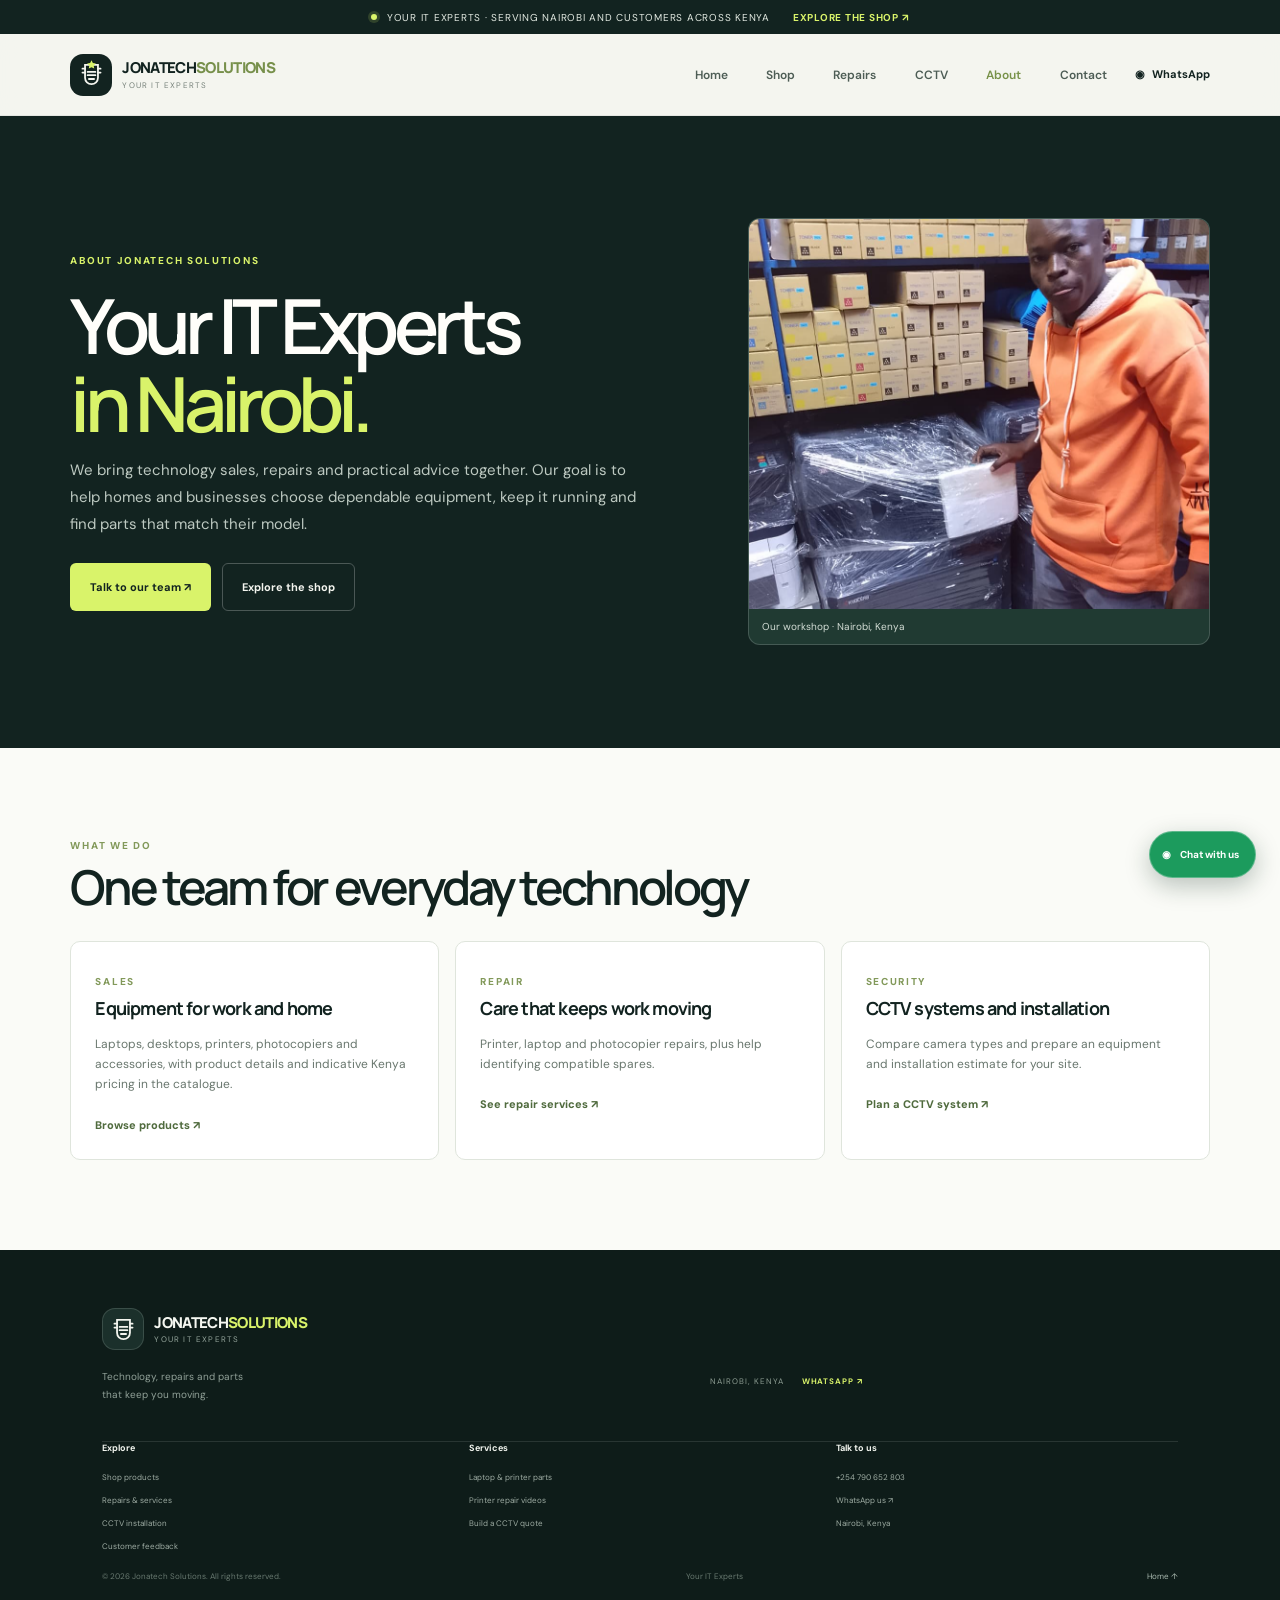
<file: about.html>
<!doctype html>
<html lang="en">
<head>
  <meta charset="utf-8">
  <meta name="viewport" content="width=device-width, initial-scale=1">
  <meta name="theme-color" content="#122320">
  <meta name="description" content="Meet Jonatech Solutions, your IT experts in Nairobi for technology sales, printer and laptop repairs, photocopier service, CCTV and compatible spare parts.">
  <meta name="robots" content="index, follow">
  <link rel="canonical" href="https://jonatech-solutions.vercel.app/about.html">
  <meta property="og:type" content="website">
  <meta property="og:locale" content="en_KE">
  <meta property="og:site_name" content="Jonatech Solutions">
  <meta property="og:title" content="About Jonatech Solutions | Your IT Experts in Nairobi">
  <meta property="og:description" content="Meet Jonatech Solutions, your IT experts in Nairobi for technology sales, printer and laptop repairs, photocopier service, CCTV and compatible spare parts.">
  <meta property="og:url" content="https://jonatech-solutions.vercel.app/about.html">
  <meta property="og:image" content="https://jonatech-solutions.vercel.app/workshop.jpeg">
  <title>About Jonatech Solutions | Your IT Experts in Nairobi</title>
  <link rel="icon" href="favicon.svg" type="image/svg+xml">
  <link rel="preconnect" href="https://fonts.googleapis.com">
  <link rel="preconnect" href="https://fonts.gstatic.com" crossorigin>
  <link href="https://fonts.googleapis.com/css2?family=DM+Sans:wght@400;500;600;700&family=Manrope:wght@400;500;600;700;800&display=swap" rel="stylesheet">
  <link rel="stylesheet" href="styles.css">
  <link rel="stylesheet" href="pages.css">
</head><body><div class="announcement"><span class="announcement-dot" aria-hidden="true"></span><span>Your IT Experts · Serving Nairobi and customers across Kenya</span><a href="shop.html">Explore the shop <span aria-hidden="true">↗</span></a></div>
<header class="site-header">
  <a class="brand" href="index.html" aria-label="Jonatech Solutions home"><span class="brand-mark" aria-hidden="true"><svg viewBox="0 0 48 48" fill="none"><path d="M14 9h20v20a10 10 0 0 1-20 0V9Z" stroke="currentColor" stroke-width="2.8"/><path d="M18 20h12M18 25h12M20 31h8M10 15h4M34 15h4M10 21h4M34 21h4" stroke="currentColor" stroke-width="2.8" stroke-linecap="round"/><path d="m24 2 2.1 4.2 4.7.7-3.4 3.3.8 4.7-4.2-2.2-4.2 2.2.8-4.7-3.4-3.3 4.7-.7L24 2Z" fill="#D9F36A"/></svg></span><span class="brand-copy"><strong>JONATECH<span>SOLUTIONS</span></strong><small>Your IT Experts</small></span></a>
  <button class="menu-toggle" id="menuToggle" aria-label="Open navigation" aria-expanded="false" aria-controls="mainNav"><span></span><span></span></button>
  <nav class="main-nav" id="mainNav" aria-label="Main navigation">
    <a href="index.html">Home</a><a href="shop.html">Shop</a><a href="repairs.html">Repairs</a><a href="cctv.html">CCTV</a><a href="about.html" aria-current="page">About</a><a href="contact.html">Contact</a>
  </nav>
  <div class="header-actions"><a class="header-whatsapp" href="https://wa.me/254790652803?text=Hi%20Jonatech%20Solutions%2C%20I%20have%20an%20enquiry." target="_blank" rel="noopener" aria-label="Chat with Jonatech Solutions on WhatsApp"><span aria-hidden="true">◉</span><span>WhatsApp</span></a></div>
</header><main class="page-main">
<section class="page-hero"><div class="page-shell page-hero-grid"><div><span class="page-kicker">ABOUT JONATECH SOLUTIONS</span><h1>Your IT Experts<br><em>in Nairobi.</em></h1><p>We bring technology sales, repairs and practical advice together. Our goal is to help homes and businesses choose dependable equipment, keep it running and find parts that match their model.</p><div class="page-actions"><a class="button button-lime" href="contact.html">Talk to our team ↗</a><a class="button button-ghost" href="shop.html">Explore the shop</a></div></div><figure class="page-about-image"><img src="workshop.jpeg" alt="Jonatech Solutions technician in the Nairobi workshop with toner supplies and photocopiers" loading="eager"><figcaption>Our workshop · Nairobi, Kenya</figcaption></figure></div></section>
<section class="page-section"><div class="page-shell"><div class="page-section-heading"><span class="page-kicker">WHAT WE DO</span><h2>One team for everyday technology</h2></div><div class="page-card-grid"><article class="page-card"><span class="page-kicker">SALES</span><h3>Equipment for work and home</h3><p>Laptops, desktops, printers, photocopiers and accessories, with product details and indicative Kenya pricing in the catalogue.</p><a class="page-text-link" href="shop.html">Browse products ↗</a></article><article class="page-card"><span class="page-kicker">REPAIR</span><h3>Care that keeps work moving</h3><p>Printer, laptop and photocopier repairs, plus help identifying compatible spares.</p><a class="page-text-link" href="repairs.html">See repair services ↗</a></article><article class="page-card"><span class="page-kicker">SECURITY</span><h3>CCTV systems and installation</h3><p>Compare camera types and prepare an equipment and installation estimate for your site.</p><a class="page-text-link" href="cctv.html">Plan a CCTV system ↗</a></article></div></div></section>
</main><footer class="site-footer">
  <div class="footer-main"><a class="brand brand-footer" href="index.html"><span class="brand-mark" aria-hidden="true"><svg viewBox="0 0 48 48" fill="none"><path d="M14 9h20v20a10 10 0 0 1-20 0V9Z" stroke="currentColor" stroke-width="2.8"/><path d="M18 20h12M18 25h12M20 31h8M10 15h4M34 15h4M10 21h4M34 21h4" stroke="currentColor" stroke-width="2.8" stroke-linecap="round"/></svg></span><span class="brand-copy"><strong>JONATECH<span>SOLUTIONS</span></strong><small>Your IT Experts</small></span></a><p>Technology, repairs and parts<br>that keep you moving.</p><div class="footer-social"><span>NAIROBI, KENYA</span><a href="https://wa.me/254790652803" target="_blank" rel="noopener">WHATSAPP ↗</a></div></div>
  <div class="footer-links"><div><strong>Explore</strong><a href="shop.html">Shop products</a><a href="repairs.html">Repairs &amp; services</a><a href="cctv.html">CCTV installation</a><a href="testimonials.html">Customer feedback</a></div><div><strong>Services</strong><a href="index.html#spareparts">Laptop &amp; printer parts</a><a href="index.html#videos">Printer repair videos</a><a href="index.html#cctv">Build a CCTV quote</a></div><div><strong>Talk to us</strong><a href="tel:+254790652803">+254 790 652 803</a><a href="https://wa.me/254790652803" target="_blank" rel="noopener">WhatsApp us ↗</a><a href="contact.html">Nairobi, Kenya</a></div></div>
  <div class="footer-bottom"><span>© <span class="current-year">2026</span> Jonatech Solutions. All rights reserved.</span><span>Your IT Experts</span><a href="index.html">Home ↑</a></div>
</footer>
<a class="floating-whatsapp" href="https://wa.me/254790652803?text=Hi%20Jonatech%20Solutions%2C%20I%27d%20like%20to%20make%20an%20enquiry." target="_blank" rel="noopener" aria-label="Message Jonatech Solutions on WhatsApp"><span aria-hidden="true">◉</span><span>Chat with us</span></a><script src="pages.js"></script>
</body>
</html>
</file>
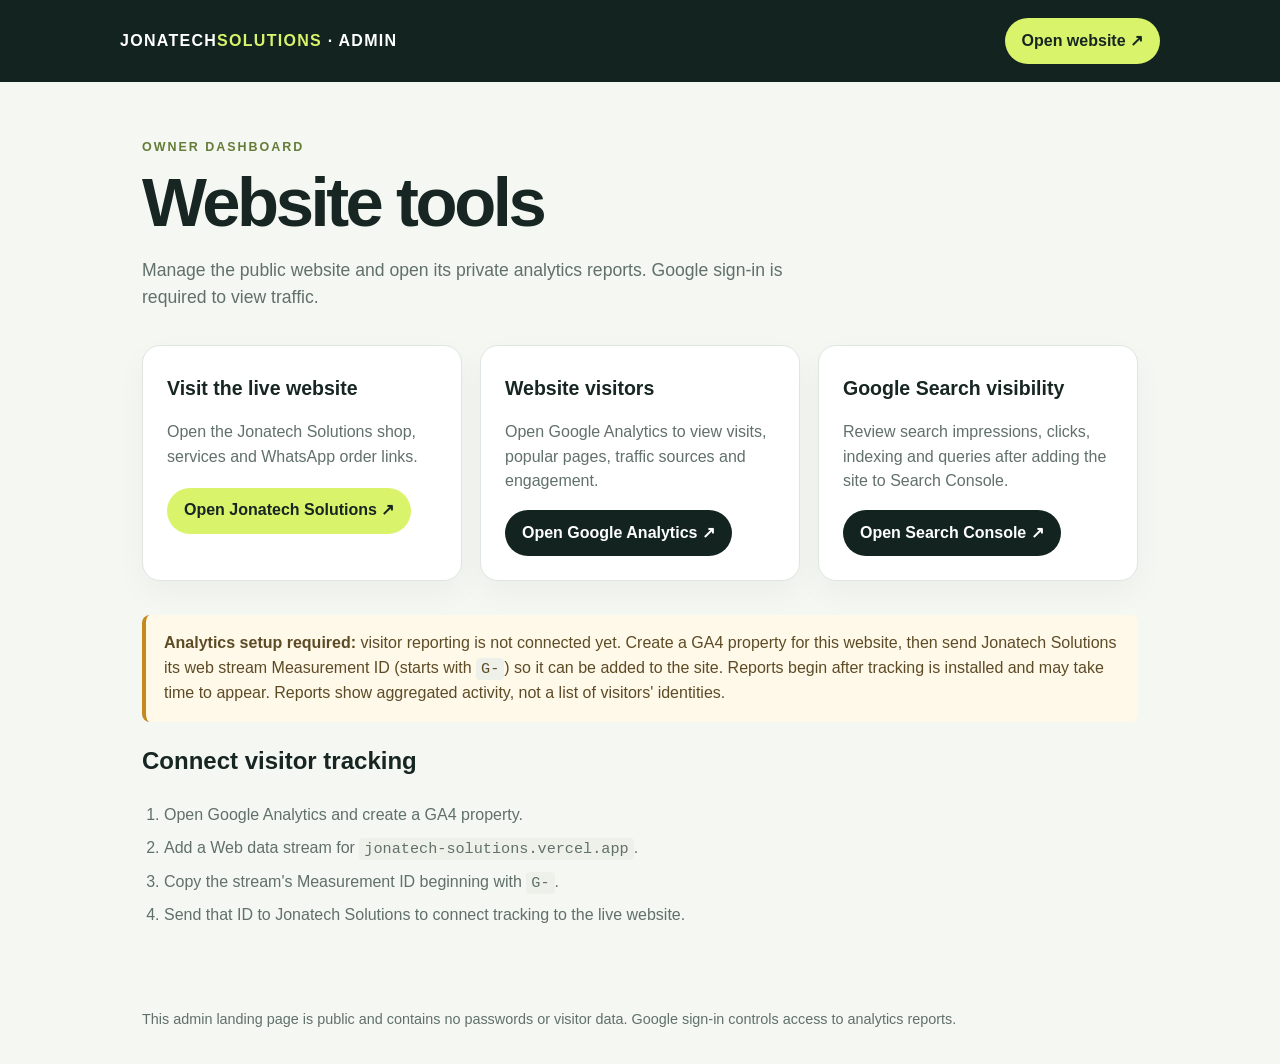
<file: admin.html>
<!doctype html>
<html lang="en">
<head>
  <meta charset="utf-8">
  <meta name="viewport" content="width=device-width, initial-scale=1">
  <meta name="robots" content="noindex, nofollow">
  <meta name="theme-color" content="#122320">
  <title>Jonatech Solutions Admin</title>
  <link rel="icon" href="favicon.svg" type="image/svg+xml">
  <style>
    :root{color-scheme:light;--ink:#172622;--muted:#61706a;--lime:#d9f36a;--line:#dfe6df;--paper:#f5f7f2}
    *{box-sizing:border-box}body{margin:0;background:var(--paper);color:var(--ink);font:16px/1.55 Arial,sans-serif}
    header{background:#122320;color:white;padding:18px max(24px,calc((100vw - 1040px)/2));display:flex;justify-content:space-between;align-items:center;gap:18px}
    .brand{color:white;text-decoration:none;font-weight:800;letter-spacing:.08em}.brand span{color:var(--lime)}
    main{max-width:1040px;margin:56px auto;padding:0 22px}.eyebrow{color:#647c37;font-size:.78rem;font-weight:700;letter-spacing:.16em;text-transform:uppercase}
    h1{font-size:clamp(2.2rem,6vw,4.3rem);line-height:1.05;letter-spacing:-.05em;margin:.6rem 0 1rem}
    .lead{max-width:680px;color:var(--muted);font-size:1.1rem}
    .cards{display:grid;grid-template-columns:repeat(auto-fit,minmax(250px,1fr));gap:18px;margin:34px 0}
    .card{background:white;border:1px solid var(--line);border-radius:18px;padding:24px;box-shadow:0 12px 32px #14241b0a}
    .card h2{font-size:1.22rem;margin:.2rem 0 .65rem}.card p{color:var(--muted);min-height:52px}
    .button{display:inline-flex;align-items:center;justify-content:center;min-height:46px;padding:0 17px;border-radius:999px;background:#122320;color:white;text-decoration:none;font-weight:700}
    .button.primary{background:var(--lime);color:#172622}.status{border-left:4px solid #c58921;background:#fff9e9;border-radius:8px;padding:16px 18px;color:#5d4b26}
    ol{padding-left:22px;color:var(--muted)}li{padding:4px 0}code{font-size:.95em;background:#eef1e9;padding:2px 5px;border-radius:4px}
    footer{max-width:1040px;padding:20px 22px 36px;margin:auto;color:var(--muted);font-size:.9rem}
    @media(max-width:560px){header{padding:16px 20px}main{margin:36px auto}.card p{min-height:0}}
  </style>
</head>
<body>
  <header>
    <a class="brand" href="index.html">JONATECH<span>SOLUTIONS</span> · ADMIN</a>
    <a class="button primary" href="index.html">Open website ↗</a>
  </header>
  <main>
    <div class="eyebrow">Owner dashboard</div>
    <h1>Website tools</h1>
    <p class="lead">Manage the public website and open its private analytics reports. Google sign-in is required to view traffic.</p>
    <section class="cards" aria-label="Admin links">
      <article class="card">
        <h2>Visit the live website</h2>
        <p>Open the Jonatech Solutions shop, services and WhatsApp order links.</p>
        <a class="button primary" href="https://jonatech-solutions.vercel.app/">Open Jonatech Solutions ↗</a>
      </article>
      <article class="card">
        <h2>Website visitors</h2>
        <p>Open Google Analytics to view visits, popular pages, traffic sources and engagement.</p>
        <a class="button" href="https://analytics.google.com/analytics/web/">Open Google Analytics ↗</a>
      </article>
      <article class="card">
        <h2>Google Search visibility</h2>
        <p>Review search impressions, clicks, indexing and queries after adding the site to Search Console.</p>
        <a class="button" href="https://search.google.com/search-console/">Open Search Console ↗</a>
      </article>
    </section>
    <div class="status"><strong>Analytics setup required:</strong> visitor reporting is not connected yet. Create a GA4 property for this website, then send Jonatech Solutions its web stream Measurement ID (starts with <code>G-</code>) so it can be added to the site. Reports begin after tracking is installed and may take time to appear. Reports show aggregated activity, not a list of visitors' identities.</div>
    <h2>Connect visitor tracking</h2>
    <ol>
      <li>Open Google Analytics and create a GA4 property.</li>
      <li>Add a Web data stream for <code>jonatech-solutions.vercel.app</code>.</li>
      <li>Copy the stream's Measurement ID beginning with <code>G-</code>.</li>
      <li>Send that ID to Jonatech Solutions to connect tracking to the live website.</li>
    </ol>
  </main>
  <footer>This admin landing page is public and contains no passwords or visitor data. Google sign-in controls access to analytics reports.</footer>
</body>
</html>
</file>
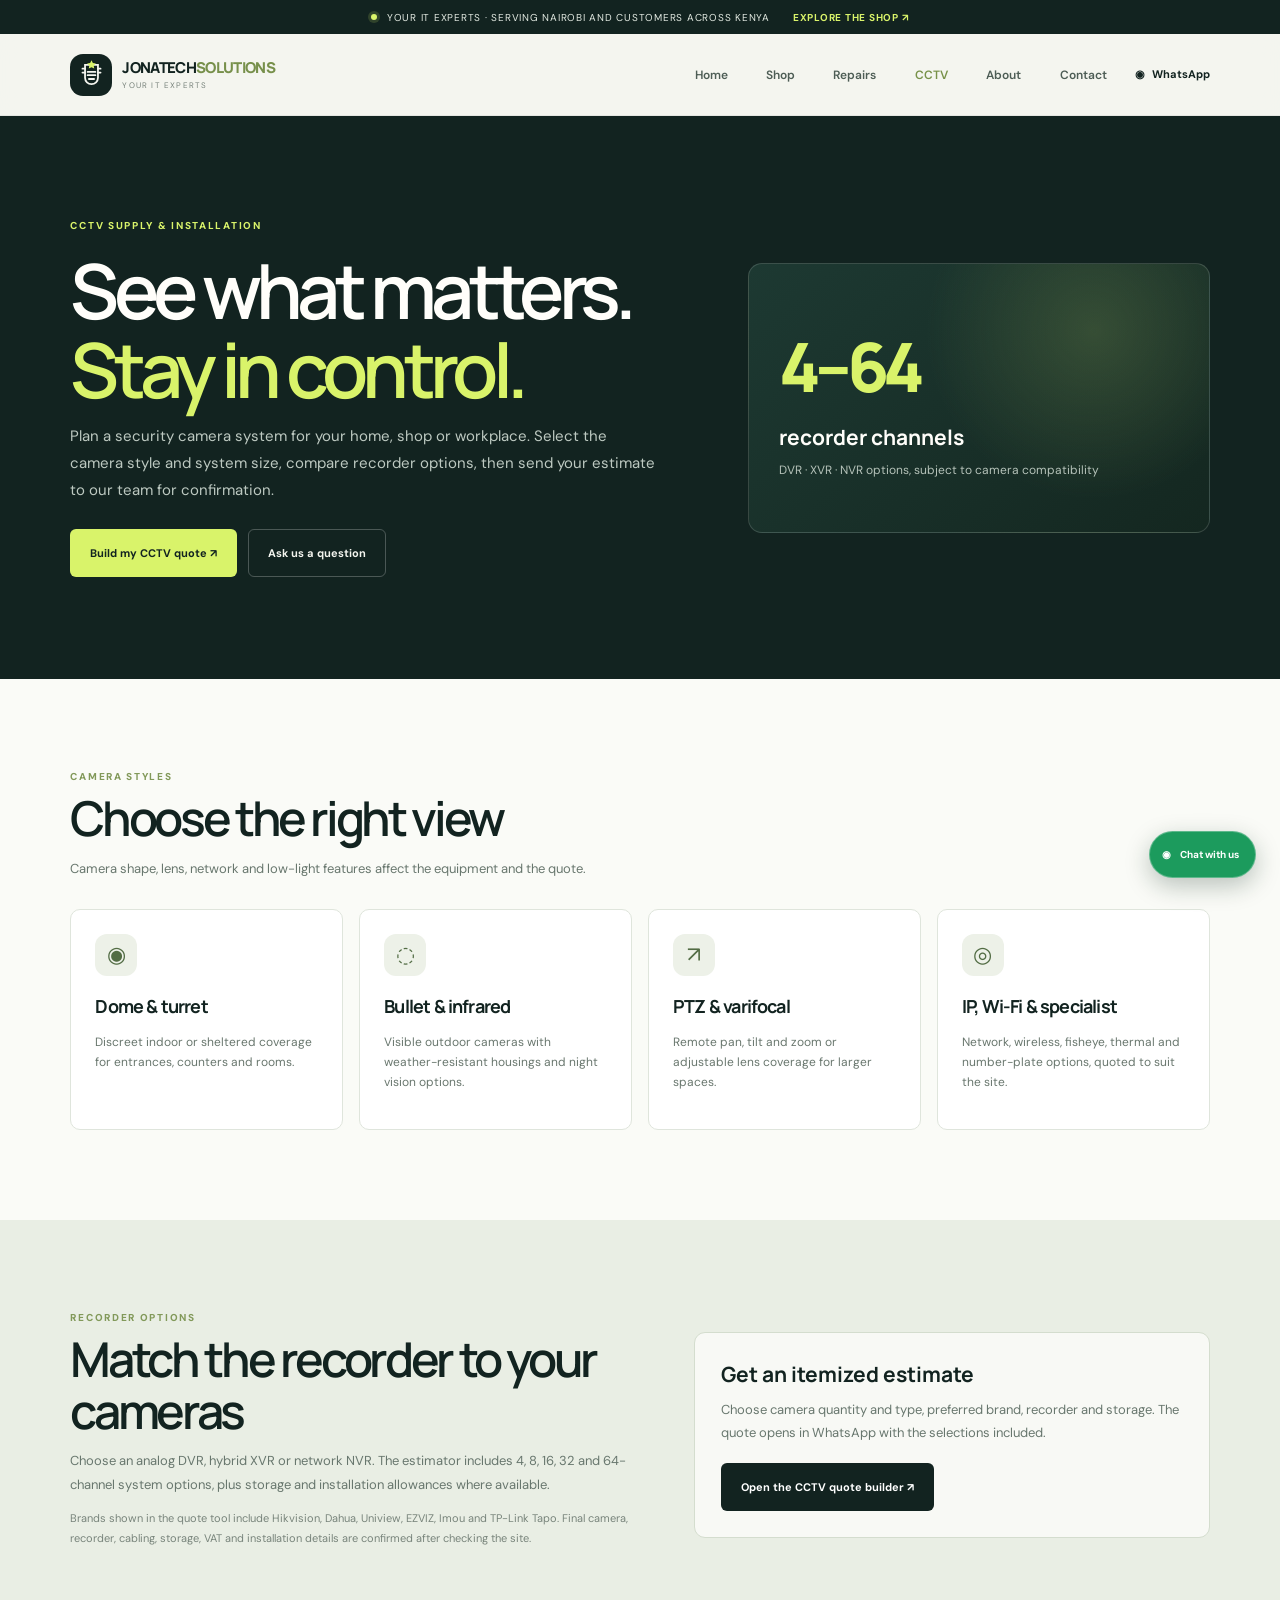
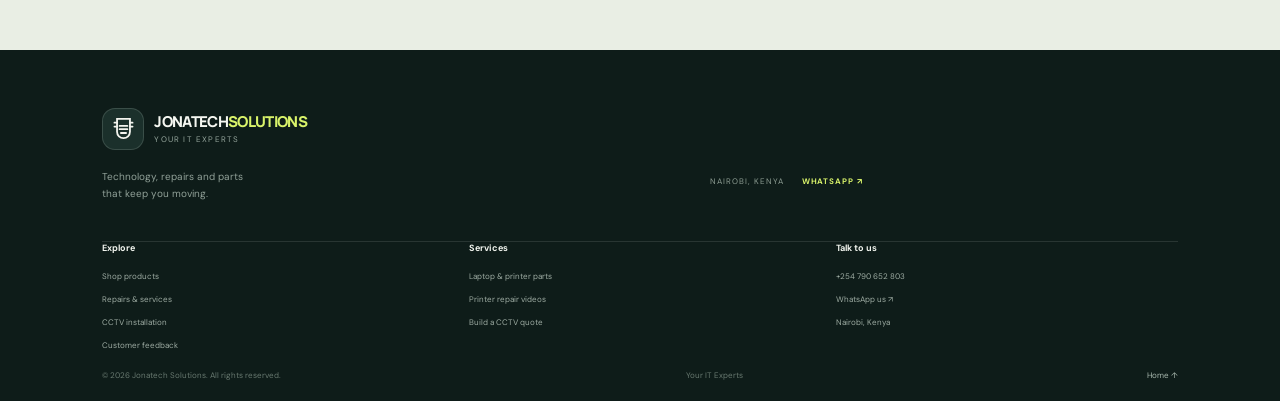
<file: cctv.html>
<!doctype html>
<html lang="en">
<head>
  <meta charset="utf-8">
  <meta name="viewport" content="width=device-width, initial-scale=1">
  <meta name="theme-color" content="#122320">
  <meta name="description" content="Get a CCTV equipment and installation estimate in Nairobi. Choose cameras, brands, recorder channels and storage, then send the quote to Jonatech Solutions on WhatsApp.">
  <meta name="robots" content="index, follow">
  <link rel="canonical" href="https://jonatech-solutions.vercel.app/cctv.html">
  <meta property="og:type" content="website">
  <meta property="og:locale" content="en_KE">
  <meta property="og:site_name" content="Jonatech Solutions">
  <meta property="og:title" content="CCTV Installation &amp; Camera Quotes Nairobi | Jonatech Solutions">
  <meta property="og:description" content="Get a CCTV equipment and installation estimate in Nairobi. Choose cameras, brands, recorder channels and storage, then send the quote to Jonatech Solutions on WhatsApp.">
  <meta property="og:url" content="https://jonatech-solutions.vercel.app/cctv.html">
  <meta property="og:image" content="https://jonatech-solutions.vercel.app/workshop.jpeg">
  <title>CCTV Installation &amp; Camera Quotes Nairobi | Jonatech Solutions</title>
  <link rel="icon" href="favicon.svg" type="image/svg+xml">
  <link rel="preconnect" href="https://fonts.googleapis.com">
  <link rel="preconnect" href="https://fonts.gstatic.com" crossorigin>
  <link href="https://fonts.googleapis.com/css2?family=DM+Sans:wght@400;500;600;700&family=Manrope:wght@400;500;600;700;800&display=swap" rel="stylesheet">
  <link rel="stylesheet" href="styles.css">
  <link rel="stylesheet" href="pages.css">
</head><body><div class="announcement"><span class="announcement-dot" aria-hidden="true"></span><span>Your IT Experts · Serving Nairobi and customers across Kenya</span><a href="shop.html">Explore the shop <span aria-hidden="true">↗</span></a></div>
<header class="site-header">
  <a class="brand" href="index.html" aria-label="Jonatech Solutions home"><span class="brand-mark" aria-hidden="true"><svg viewBox="0 0 48 48" fill="none"><path d="M14 9h20v20a10 10 0 0 1-20 0V9Z" stroke="currentColor" stroke-width="2.8"/><path d="M18 20h12M18 25h12M20 31h8M10 15h4M34 15h4M10 21h4M34 21h4" stroke="currentColor" stroke-width="2.8" stroke-linecap="round"/><path d="m24 2 2.1 4.2 4.7.7-3.4 3.3.8 4.7-4.2-2.2-4.2 2.2.8-4.7-3.4-3.3 4.7-.7L24 2Z" fill="#D9F36A"/></svg></span><span class="brand-copy"><strong>JONATECH<span>SOLUTIONS</span></strong><small>Your IT Experts</small></span></a>
  <button class="menu-toggle" id="menuToggle" aria-label="Open navigation" aria-expanded="false" aria-controls="mainNav"><span></span><span></span></button>
  <nav class="main-nav" id="mainNav" aria-label="Main navigation">
    <a href="index.html">Home</a><a href="shop.html">Shop</a><a href="repairs.html">Repairs</a><a href="cctv.html" aria-current="page">CCTV</a><a href="about.html">About</a><a href="contact.html">Contact</a>
  </nav>
  <div class="header-actions"><a class="header-whatsapp" href="https://wa.me/254790652803?text=Hi%20Jonatech%20Solutions%2C%20I%20have%20an%20enquiry." target="_blank" rel="noopener" aria-label="Chat with Jonatech Solutions on WhatsApp"><span aria-hidden="true">◉</span><span>WhatsApp</span></a></div>
</header><main class="page-main">
<section class="page-hero"><div class="page-shell page-hero-grid"><div><span class="page-kicker">CCTV SUPPLY &amp; INSTALLATION</span><h1>See what matters.<br><em>Stay in control.</em></h1><p>Plan a security camera system for your home, shop or workplace. Select the camera style and system size, compare recorder options, then send your estimate to our team for confirmation.</p><div class="page-actions"><a class="button button-lime" href="index.html#cctv">Build my CCTV quote ↗</a><a class="button button-ghost" href="contact.html">Ask us a question</a></div></div><div class="page-hero-panel"><span>4–64</span><strong>recorder channels</strong><small>DVR · XVR · NVR options, subject to camera compatibility</small></div></div></section>
<section class="page-section"><div class="page-shell"><div class="page-section-heading"><span class="page-kicker">CAMERA STYLES</span><h2>Choose the right view</h2><p>Camera shape, lens, network and low-light features affect the equipment and the quote.</p></div><div class="page-card-grid page-card-grid-four">
<article class="page-card"><span class="page-icon">◉</span><h3>Dome &amp; turret</h3><p>Discreet indoor or sheltered coverage for entrances, counters and rooms.</p></article><article class="page-card"><span class="page-icon">◌</span><h3>Bullet &amp; infrared</h3><p>Visible outdoor cameras with weather-resistant housings and night vision options.</p></article><article class="page-card"><span class="page-icon">↗</span><h3>PTZ &amp; varifocal</h3><p>Remote pan, tilt and zoom or adjustable lens coverage for larger spaces.</p></article><article class="page-card"><span class="page-icon">◎</span><h3>IP, Wi-Fi &amp; specialist</h3><p>Network, wireless, fisheye, thermal and number-plate options, quoted to suit the site.</p></article>
</div></div></section>
<section class="page-section page-section-tint"><div class="page-shell page-split"><div><span class="page-kicker">RECORDER OPTIONS</span><h2>Match the recorder to your cameras</h2><p>Choose an analog DVR, hybrid XVR or network NVR. The estimator includes 4, 8, 16, 32 and 64-channel system options, plus storage and installation allowances where available.</p><p class="page-muted">Brands shown in the quote tool include Hikvision, Dahua, Uniview, EZVIZ, Imou and TP-Link Tapo. Final camera, recorder, cabling, storage, VAT and installation details are confirmed after checking the site.</p></div><div class="page-callout"><strong>Get an itemized estimate</strong><p>Choose camera quantity and type, preferred brand, recorder and storage. The quote opens in WhatsApp with the selections included.</p><a class="button button-dark" href="index.html#cctv">Open the CCTV quote builder ↗</a></div></div></section>
</main><footer class="site-footer">
  <div class="footer-main"><a class="brand brand-footer" href="index.html"><span class="brand-mark" aria-hidden="true"><svg viewBox="0 0 48 48" fill="none"><path d="M14 9h20v20a10 10 0 0 1-20 0V9Z" stroke="currentColor" stroke-width="2.8"/><path d="M18 20h12M18 25h12M20 31h8M10 15h4M34 15h4M10 21h4M34 21h4" stroke="currentColor" stroke-width="2.8" stroke-linecap="round"/></svg></span><span class="brand-copy"><strong>JONATECH<span>SOLUTIONS</span></strong><small>Your IT Experts</small></span></a><p>Technology, repairs and parts<br>that keep you moving.</p><div class="footer-social"><span>NAIROBI, KENYA</span><a href="https://wa.me/254790652803" target="_blank" rel="noopener">WHATSAPP ↗</a></div></div>
  <div class="footer-links"><div><strong>Explore</strong><a href="shop.html">Shop products</a><a href="repairs.html">Repairs &amp; services</a><a href="cctv.html">CCTV installation</a><a href="testimonials.html">Customer feedback</a></div><div><strong>Services</strong><a href="index.html#spareparts">Laptop &amp; printer parts</a><a href="index.html#videos">Printer repair videos</a><a href="index.html#cctv">Build a CCTV quote</a></div><div><strong>Talk to us</strong><a href="tel:+254790652803">+254 790 652 803</a><a href="https://wa.me/254790652803" target="_blank" rel="noopener">WhatsApp us ↗</a><a href="contact.html">Nairobi, Kenya</a></div></div>
  <div class="footer-bottom"><span>© <span class="current-year">2026</span> Jonatech Solutions. All rights reserved.</span><span>Your IT Experts</span><a href="index.html">Home ↑</a></div>
</footer>
<a class="floating-whatsapp" href="https://wa.me/254790652803?text=Hi%20Jonatech%20Solutions%2C%20I%27d%20like%20to%20make%20an%20enquiry." target="_blank" rel="noopener" aria-label="Message Jonatech Solutions on WhatsApp"><span aria-hidden="true">◉</span><span>Chat with us</span></a><script src="pages.js"></script>
</body>
</html>
</file>
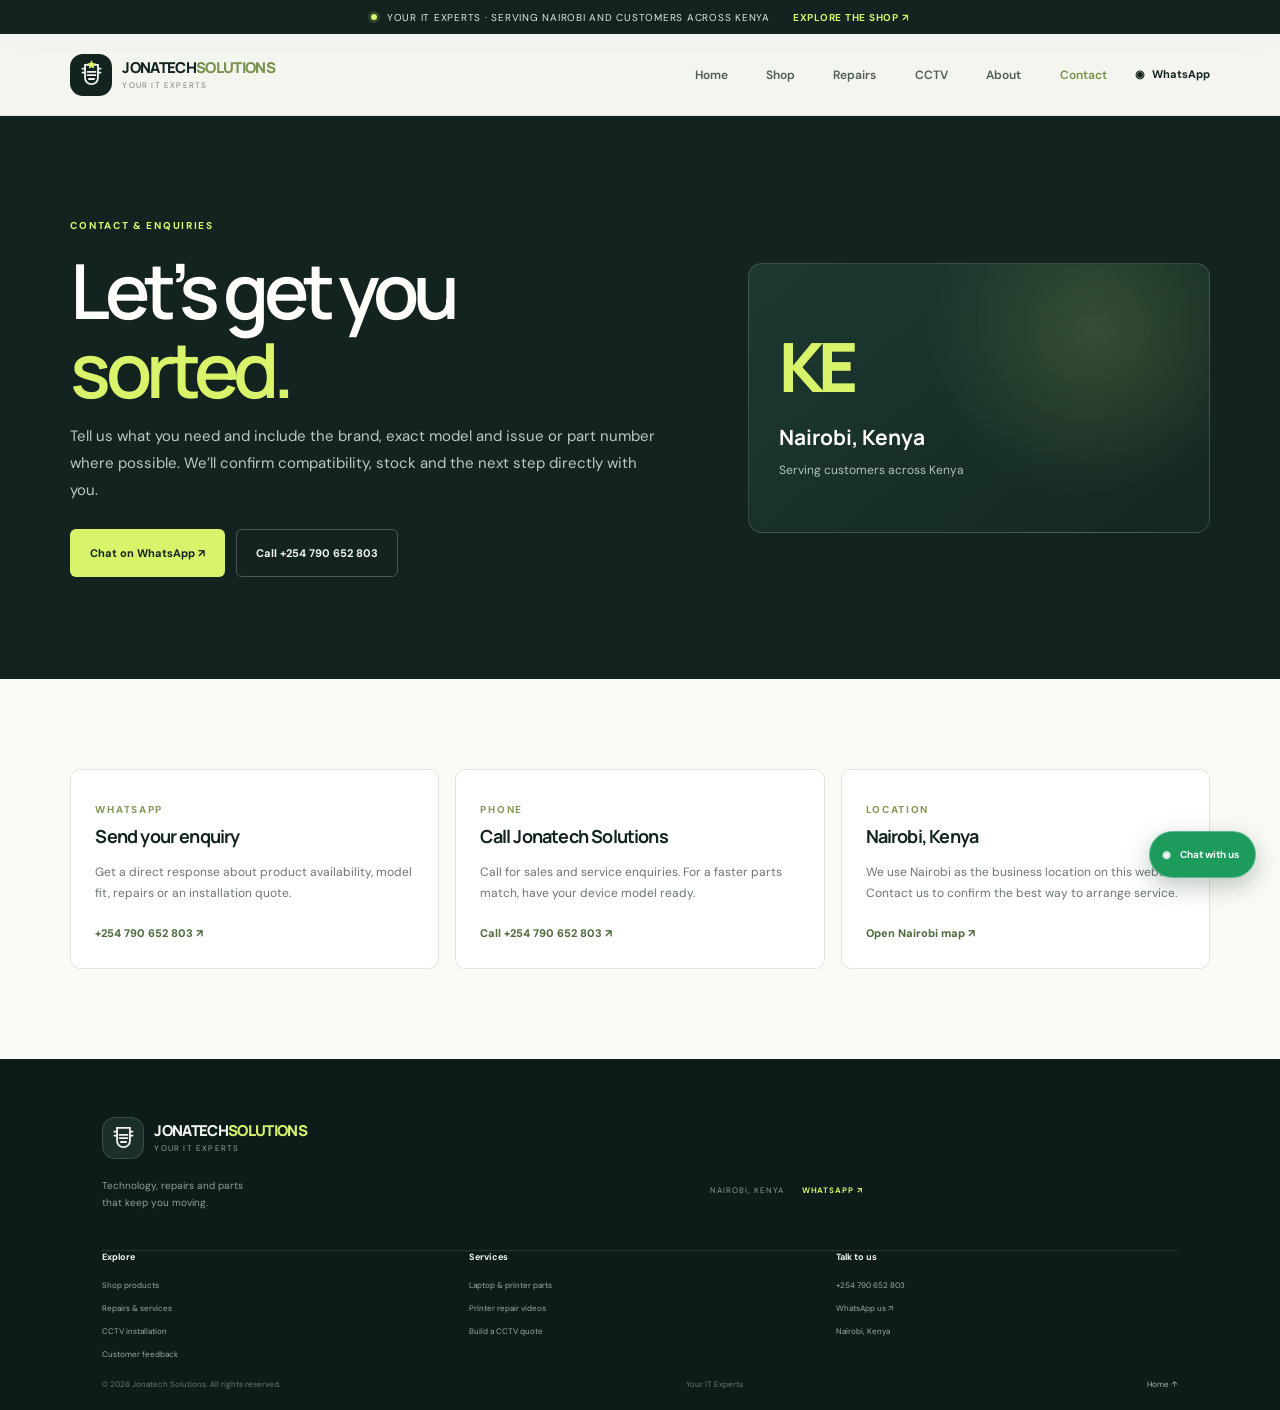
<file: contact.html>
<!doctype html>
<html lang="en">
<head>
  <meta charset="utf-8">
  <meta name="viewport" content="width=device-width, initial-scale=1">
  <meta name="theme-color" content="#122320">
  <meta name="description" content="Contact Jonatech Solutions in Nairobi, Kenya for printer, laptop and photocopier repairs, equipment sales, spare parts and CCTV installation quotes.">
  <meta name="robots" content="index, follow">
  <link rel="canonical" href="https://jonatech-solutions.vercel.app/contact.html">
  <meta property="og:type" content="website">
  <meta property="og:locale" content="en_KE">
  <meta property="og:site_name" content="Jonatech Solutions">
  <meta property="og:title" content="Contact Jonatech Solutions | IT Experts Nairobi">
  <meta property="og:description" content="Contact Jonatech Solutions in Nairobi, Kenya for printer, laptop and photocopier repairs, equipment sales, spare parts and CCTV installation quotes.">
  <meta property="og:url" content="https://jonatech-solutions.vercel.app/contact.html">
  <meta property="og:image" content="https://jonatech-solutions.vercel.app/workshop.jpeg">
  <title>Contact Jonatech Solutions | IT Experts Nairobi</title>
  <link rel="icon" href="favicon.svg" type="image/svg+xml">
  <link rel="preconnect" href="https://fonts.googleapis.com">
  <link rel="preconnect" href="https://fonts.gstatic.com" crossorigin>
  <link href="https://fonts.googleapis.com/css2?family=DM+Sans:wght@400;500;600;700&family=Manrope:wght@400;500;600;700;800&display=swap" rel="stylesheet">
  <link rel="stylesheet" href="styles.css">
  <link rel="stylesheet" href="pages.css">
</head><body><div class="announcement"><span class="announcement-dot" aria-hidden="true"></span><span>Your IT Experts · Serving Nairobi and customers across Kenya</span><a href="shop.html">Explore the shop <span aria-hidden="true">↗</span></a></div>
<header class="site-header">
  <a class="brand" href="index.html" aria-label="Jonatech Solutions home"><span class="brand-mark" aria-hidden="true"><svg viewBox="0 0 48 48" fill="none"><path d="M14 9h20v20a10 10 0 0 1-20 0V9Z" stroke="currentColor" stroke-width="2.8"/><path d="M18 20h12M18 25h12M20 31h8M10 15h4M34 15h4M10 21h4M34 21h4" stroke="currentColor" stroke-width="2.8" stroke-linecap="round"/><path d="m24 2 2.1 4.2 4.7.7-3.4 3.3.8 4.7-4.2-2.2-4.2 2.2.8-4.7-3.4-3.3 4.7-.7L24 2Z" fill="#D9F36A"/></svg></span><span class="brand-copy"><strong>JONATECH<span>SOLUTIONS</span></strong><small>Your IT Experts</small></span></a>
  <button class="menu-toggle" id="menuToggle" aria-label="Open navigation" aria-expanded="false" aria-controls="mainNav"><span></span><span></span></button>
  <nav class="main-nav" id="mainNav" aria-label="Main navigation">
    <a href="index.html">Home</a><a href="shop.html">Shop</a><a href="repairs.html">Repairs</a><a href="cctv.html">CCTV</a><a href="about.html">About</a><a href="contact.html" aria-current="page">Contact</a>
  </nav>
  <div class="header-actions"><a class="header-whatsapp" href="https://wa.me/254790652803?text=Hi%20Jonatech%20Solutions%2C%20I%20have%20an%20enquiry." target="_blank" rel="noopener" aria-label="Chat with Jonatech Solutions on WhatsApp"><span aria-hidden="true">◉</span><span>WhatsApp</span></a></div>
</header><main class="page-main">
<section class="page-hero"><div class="page-shell page-hero-grid"><div><span class="page-kicker">CONTACT &amp; ENQUIRIES</span><h1>Let’s get you<br><em>sorted.</em></h1><p>Tell us what you need and include the brand, exact model and issue or part number where possible. We’ll confirm compatibility, stock and the next step directly with you.</p><div class="page-actions"><a class="button button-lime" href="https://wa.me/254790652803?text=Hi%20Jonatech%20Solutions%2C%20I%20have%20an%20enquiry.%20What%20I%20need%3A%20%5Bplease%20describe%5D.%20Product%20or%20device%20model%3A%20%5Bplease%20add%5D.">Chat on WhatsApp ↗</a><a class="button button-ghost" href="tel:+254790652803">Call +254 790 652 803</a></div></div><div class="page-hero-panel"><span>KE</span><strong>Nairobi, Kenya</strong><small>Serving customers across Kenya</small></div></div></section>
<section class="page-section"><div class="page-shell page-card-grid"><article class="page-card"><span class="page-kicker">WHATSAPP</span><h3>Send your enquiry</h3><p>Get a direct response about product availability, model fit, repairs or an installation quote.</p><a class="page-text-link" href="https://wa.me/254790652803" target="_blank" rel="noopener">+254 790 652 803 ↗</a></article><article class="page-card"><span class="page-kicker">PHONE</span><h3>Call Jonatech Solutions</h3><p>Call for sales and service enquiries. For a faster parts match, have your device model ready.</p><a class="page-text-link" href="tel:+254790652803">Call +254 790 652 803 ↗</a></article><article class="page-card"><span class="page-kicker">LOCATION</span><h3>Nairobi, Kenya</h3><p>We use Nairobi as the business location on this website. Contact us to confirm the best way to arrange service.</p><a class="page-text-link" href="https://www.google.com/maps/search/?api=1&amp;query=Nairobi%2C%20Kenya" target="_blank" rel="noopener">Open Nairobi map ↗</a></article></div></section>
</main><footer class="site-footer">
  <div class="footer-main"><a class="brand brand-footer" href="index.html"><span class="brand-mark" aria-hidden="true"><svg viewBox="0 0 48 48" fill="none"><path d="M14 9h20v20a10 10 0 0 1-20 0V9Z" stroke="currentColor" stroke-width="2.8"/><path d="M18 20h12M18 25h12M20 31h8M10 15h4M34 15h4M10 21h4M34 21h4" stroke="currentColor" stroke-width="2.8" stroke-linecap="round"/></svg></span><span class="brand-copy"><strong>JONATECH<span>SOLUTIONS</span></strong><small>Your IT Experts</small></span></a><p>Technology, repairs and parts<br>that keep you moving.</p><div class="footer-social"><span>NAIROBI, KENYA</span><a href="https://wa.me/254790652803" target="_blank" rel="noopener">WHATSAPP ↗</a></div></div>
  <div class="footer-links"><div><strong>Explore</strong><a href="shop.html">Shop products</a><a href="repairs.html">Repairs &amp; services</a><a href="cctv.html">CCTV installation</a><a href="testimonials.html">Customer feedback</a></div><div><strong>Services</strong><a href="index.html#spareparts">Laptop &amp; printer parts</a><a href="index.html#videos">Printer repair videos</a><a href="index.html#cctv">Build a CCTV quote</a></div><div><strong>Talk to us</strong><a href="tel:+254790652803">+254 790 652 803</a><a href="https://wa.me/254790652803" target="_blank" rel="noopener">WhatsApp us ↗</a><a href="contact.html">Nairobi, Kenya</a></div></div>
  <div class="footer-bottom"><span>© <span class="current-year">2026</span> Jonatech Solutions. All rights reserved.</span><span>Your IT Experts</span><a href="index.html">Home ↑</a></div>
</footer>
<a class="floating-whatsapp" href="https://wa.me/254790652803?text=Hi%20Jonatech%20Solutions%2C%20I%27d%20like%20to%20make%20an%20enquiry." target="_blank" rel="noopener" aria-label="Message Jonatech Solutions on WhatsApp"><span aria-hidden="true">◉</span><span>Chat with us</span></a><script src="pages.js"></script>
</body>
</html>
</file>
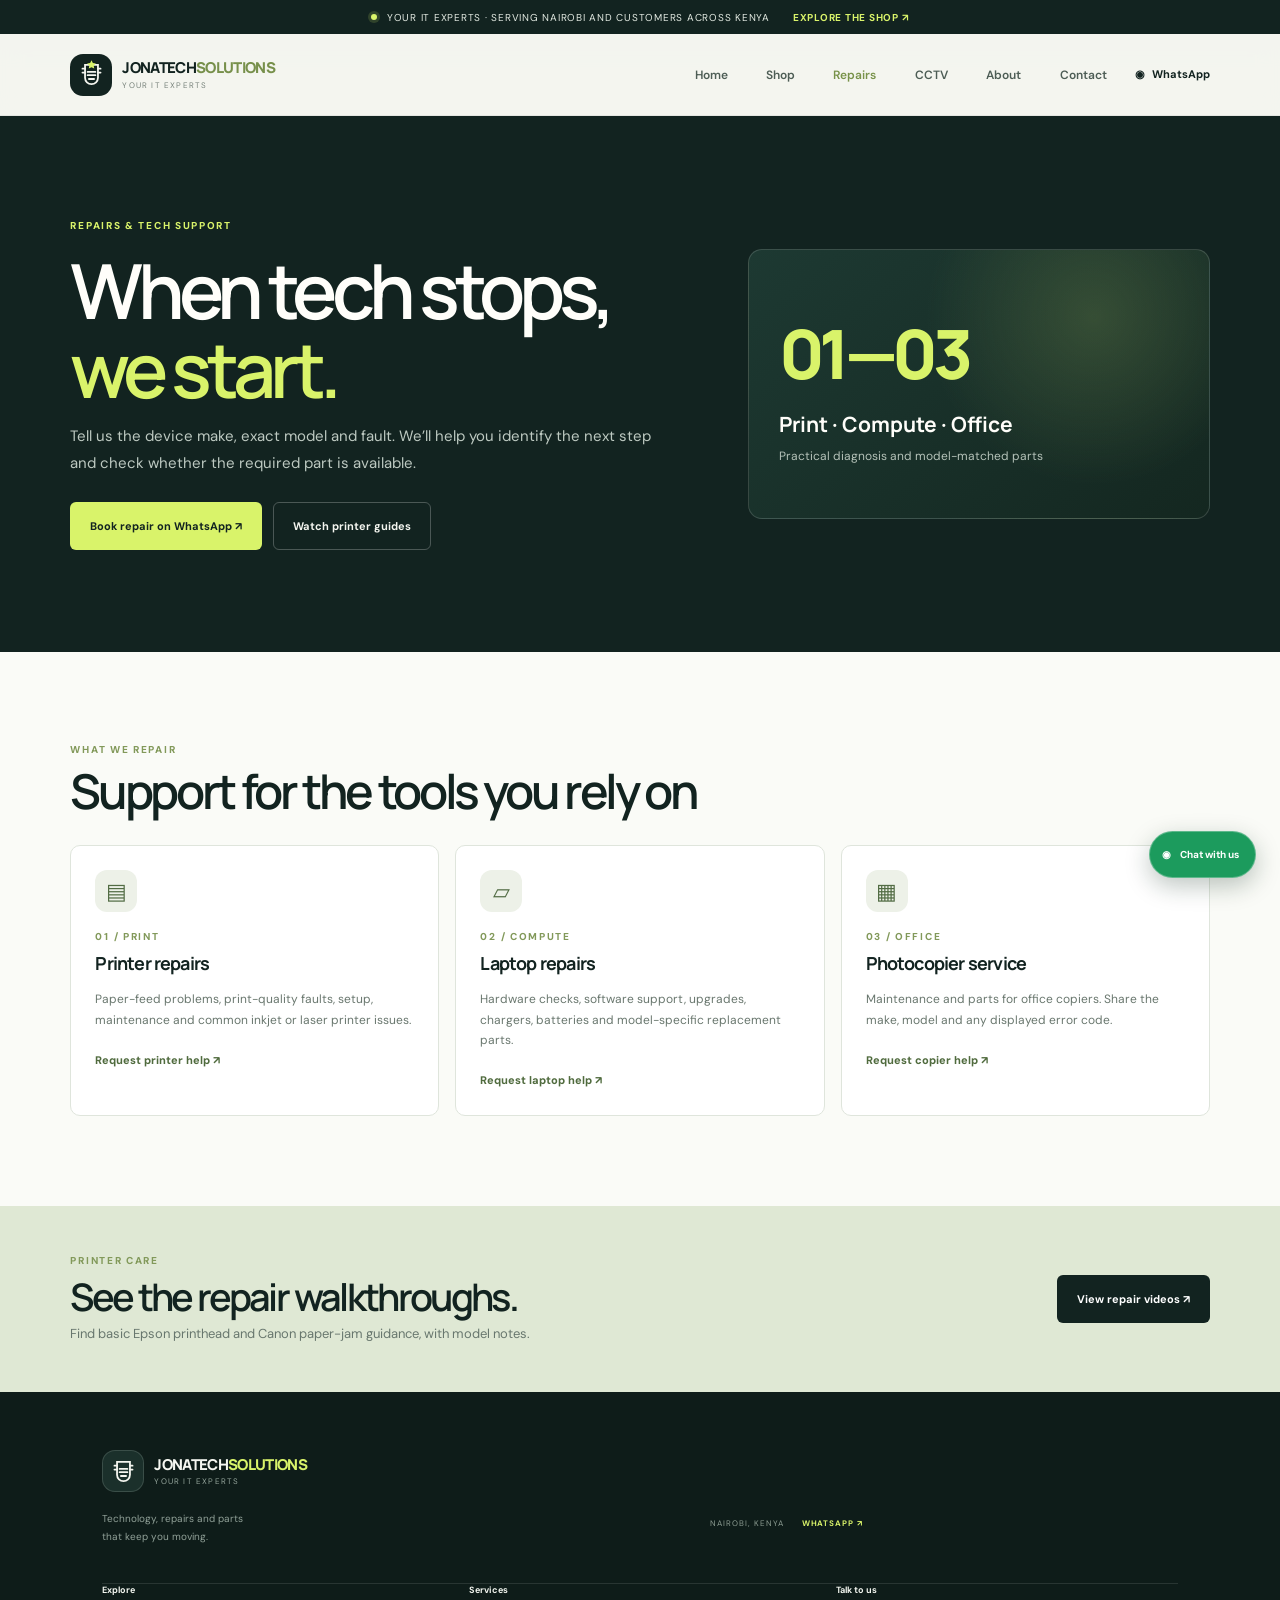
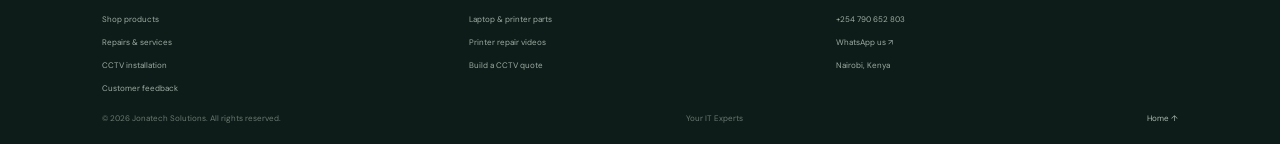
<file: repairs.html>
<!doctype html>
<html lang="en">
<head>
  <meta charset="utf-8">
  <meta name="viewport" content="width=device-width, initial-scale=1">
  <meta name="theme-color" content="#122320">
  <meta name="description" content="Book printer, laptop and photocopier repairs in Nairobi. Jonatech Solutions helps diagnose faults, check compatible parts and arrange repair support.">
  <meta name="robots" content="index, follow">
  <link rel="canonical" href="https://jonatech-solutions.vercel.app/repairs.html">
  <meta property="og:type" content="website">
  <meta property="og:locale" content="en_KE">
  <meta property="og:site_name" content="Jonatech Solutions">
  <meta property="og:title" content="Printer, Laptop &amp; Photocopier Repairs Nairobi | Jonatech Solutions">
  <meta property="og:description" content="Book printer, laptop and photocopier repairs in Nairobi. Jonatech Solutions helps diagnose faults, check compatible parts and arrange repair support.">
  <meta property="og:url" content="https://jonatech-solutions.vercel.app/repairs.html">
  <meta property="og:image" content="https://jonatech-solutions.vercel.app/workshop.jpeg">
  <title>Printer, Laptop &amp; Photocopier Repairs Nairobi | Jonatech Solutions</title>
  <link rel="icon" href="favicon.svg" type="image/svg+xml">
  <link rel="preconnect" href="https://fonts.googleapis.com">
  <link rel="preconnect" href="https://fonts.gstatic.com" crossorigin>
  <link href="https://fonts.googleapis.com/css2?family=DM+Sans:wght@400;500;600;700&family=Manrope:wght@400;500;600;700;800&display=swap" rel="stylesheet">
  <link rel="stylesheet" href="styles.css">
  <link rel="stylesheet" href="pages.css">
</head><body><div class="announcement"><span class="announcement-dot" aria-hidden="true"></span><span>Your IT Experts · Serving Nairobi and customers across Kenya</span><a href="shop.html">Explore the shop <span aria-hidden="true">↗</span></a></div>
<header class="site-header">
  <a class="brand" href="index.html" aria-label="Jonatech Solutions home"><span class="brand-mark" aria-hidden="true"><svg viewBox="0 0 48 48" fill="none"><path d="M14 9h20v20a10 10 0 0 1-20 0V9Z" stroke="currentColor" stroke-width="2.8"/><path d="M18 20h12M18 25h12M20 31h8M10 15h4M34 15h4M10 21h4M34 21h4" stroke="currentColor" stroke-width="2.8" stroke-linecap="round"/><path d="m24 2 2.1 4.2 4.7.7-3.4 3.3.8 4.7-4.2-2.2-4.2 2.2.8-4.7-3.4-3.3 4.7-.7L24 2Z" fill="#D9F36A"/></svg></span><span class="brand-copy"><strong>JONATECH<span>SOLUTIONS</span></strong><small>Your IT Experts</small></span></a>
  <button class="menu-toggle" id="menuToggle" aria-label="Open navigation" aria-expanded="false" aria-controls="mainNav"><span></span><span></span></button>
  <nav class="main-nav" id="mainNav" aria-label="Main navigation">
    <a href="index.html">Home</a><a href="shop.html">Shop</a><a href="repairs.html" aria-current="page">Repairs</a><a href="cctv.html">CCTV</a><a href="about.html">About</a><a href="contact.html">Contact</a>
  </nav>
  <div class="header-actions"><a class="header-whatsapp" href="https://wa.me/254790652803?text=Hi%20Jonatech%20Solutions%2C%20I%20have%20an%20enquiry." target="_blank" rel="noopener" aria-label="Chat with Jonatech Solutions on WhatsApp"><span aria-hidden="true">◉</span><span>WhatsApp</span></a></div>
</header><main class="page-main">
<section class="page-hero"><div class="page-shell page-hero-grid"><div><span class="page-kicker">REPAIRS &amp; TECH SUPPORT</span><h1>When tech stops,<br><em>we start.</em></h1><p>Tell us the device make, exact model and fault. We’ll help you identify the next step and check whether the required part is available.</p><div class="page-actions"><a class="button button-lime" href="https://wa.me/254790652803?text=Hi%20Jonatech%20Solutions%2C%20I%20need%20repair%20support.%20Device%20type%3A%20%5Bprinter%2Flaptop%2Fphotocopier%5D.%20Make%20and%20model%3A%20%5Bplease%20add%5D.%20Issue%3A%20%5Bplease%20describe%5D.">Book repair on WhatsApp ↗</a><a class="button button-ghost" href="index.html#videos">Watch printer guides</a></div></div><div class="page-hero-panel"><span>01—03</span><strong>Print · Compute · Office</strong><small>Practical diagnosis and model-matched parts</small></div></div></section>
<section class="page-section"><div class="page-shell"><div class="page-section-heading"><span class="page-kicker">WHAT WE REPAIR</span><h2>Support for the tools you rely on</h2></div><div class="page-card-grid">
<article class="page-card"><span class="page-icon">▤</span><span class="page-kicker">01 / PRINT</span><h3>Printer repairs</h3><p>Paper-feed problems, print-quality faults, setup, maintenance and common inkjet or laser printer issues.</p><a class="page-text-link" href="https://wa.me/254790652803?text=Hi%20Jonatech%20Solutions%2C%20I%20need%20a%20printer%20repair.%20Make%20and%20model%3A%20%5Bplease%20add%5D.%20Fault%3A%20%5Bplease%20describe%5D.">Request printer help ↗</a></article>
<article class="page-card"><span class="page-icon">▱</span><span class="page-kicker">02 / COMPUTE</span><h3>Laptop repairs</h3><p>Hardware checks, software support, upgrades, chargers, batteries and model-specific replacement parts.</p><a class="page-text-link" href="https://wa.me/254790652803?text=Hi%20Jonatech%20Solutions%2C%20I%20need%20a%20laptop%20repair.%20Brand%20and%20model%3A%20%5Bplease%20add%5D.%20Fault%3A%20%5Bplease%20describe%5D.">Request laptop help ↗</a></article>
<article class="page-card"><span class="page-icon">▦</span><span class="page-kicker">03 / OFFICE</span><h3>Photocopier service</h3><p>Maintenance and parts for office copiers. Share the make, model and any displayed error code.</p><a class="page-text-link" href="https://wa.me/254790652803?text=Hi%20Jonatech%20Solutions%2C%20I%20need%20photocopier%20service.%20Make%20and%20model%3A%20%5Bplease%20add%5D.%20Fault%20or%20error%20code%3A%20%5Bplease%20describe%5D.">Request copier help ↗</a></article>
</div></div></section>
<section class="page-cta-band"><div class="page-shell"><div><span class="page-kicker">PRINTER CARE</span><h2>See the repair walkthroughs.</h2><p>Find basic Epson printhead and Canon paper-jam guidance, with model notes.</p></div><a class="button button-dark" href="index.html#videos">View repair videos ↗</a></div></section>
</main><footer class="site-footer">
  <div class="footer-main"><a class="brand brand-footer" href="index.html"><span class="brand-mark" aria-hidden="true"><svg viewBox="0 0 48 48" fill="none"><path d="M14 9h20v20a10 10 0 0 1-20 0V9Z" stroke="currentColor" stroke-width="2.8"/><path d="M18 20h12M18 25h12M20 31h8M10 15h4M34 15h4M10 21h4M34 21h4" stroke="currentColor" stroke-width="2.8" stroke-linecap="round"/></svg></span><span class="brand-copy"><strong>JONATECH<span>SOLUTIONS</span></strong><small>Your IT Experts</small></span></a><p>Technology, repairs and parts<br>that keep you moving.</p><div class="footer-social"><span>NAIROBI, KENYA</span><a href="https://wa.me/254790652803" target="_blank" rel="noopener">WHATSAPP ↗</a></div></div>
  <div class="footer-links"><div><strong>Explore</strong><a href="shop.html">Shop products</a><a href="repairs.html">Repairs &amp; services</a><a href="cctv.html">CCTV installation</a><a href="testimonials.html">Customer feedback</a></div><div><strong>Services</strong><a href="index.html#spareparts">Laptop &amp; printer parts</a><a href="index.html#videos">Printer repair videos</a><a href="index.html#cctv">Build a CCTV quote</a></div><div><strong>Talk to us</strong><a href="tel:+254790652803">+254 790 652 803</a><a href="https://wa.me/254790652803" target="_blank" rel="noopener">WhatsApp us ↗</a><a href="contact.html">Nairobi, Kenya</a></div></div>
  <div class="footer-bottom"><span>© <span class="current-year">2026</span> Jonatech Solutions. All rights reserved.</span><span>Your IT Experts</span><a href="index.html">Home ↑</a></div>
</footer>
<a class="floating-whatsapp" href="https://wa.me/254790652803?text=Hi%20Jonatech%20Solutions%2C%20I%27d%20like%20to%20make%20an%20enquiry." target="_blank" rel="noopener" aria-label="Message Jonatech Solutions on WhatsApp"><span aria-hidden="true">◉</span><span>Chat with us</span></a><script src="pages.js"></script>
</body>
</html>
</file>
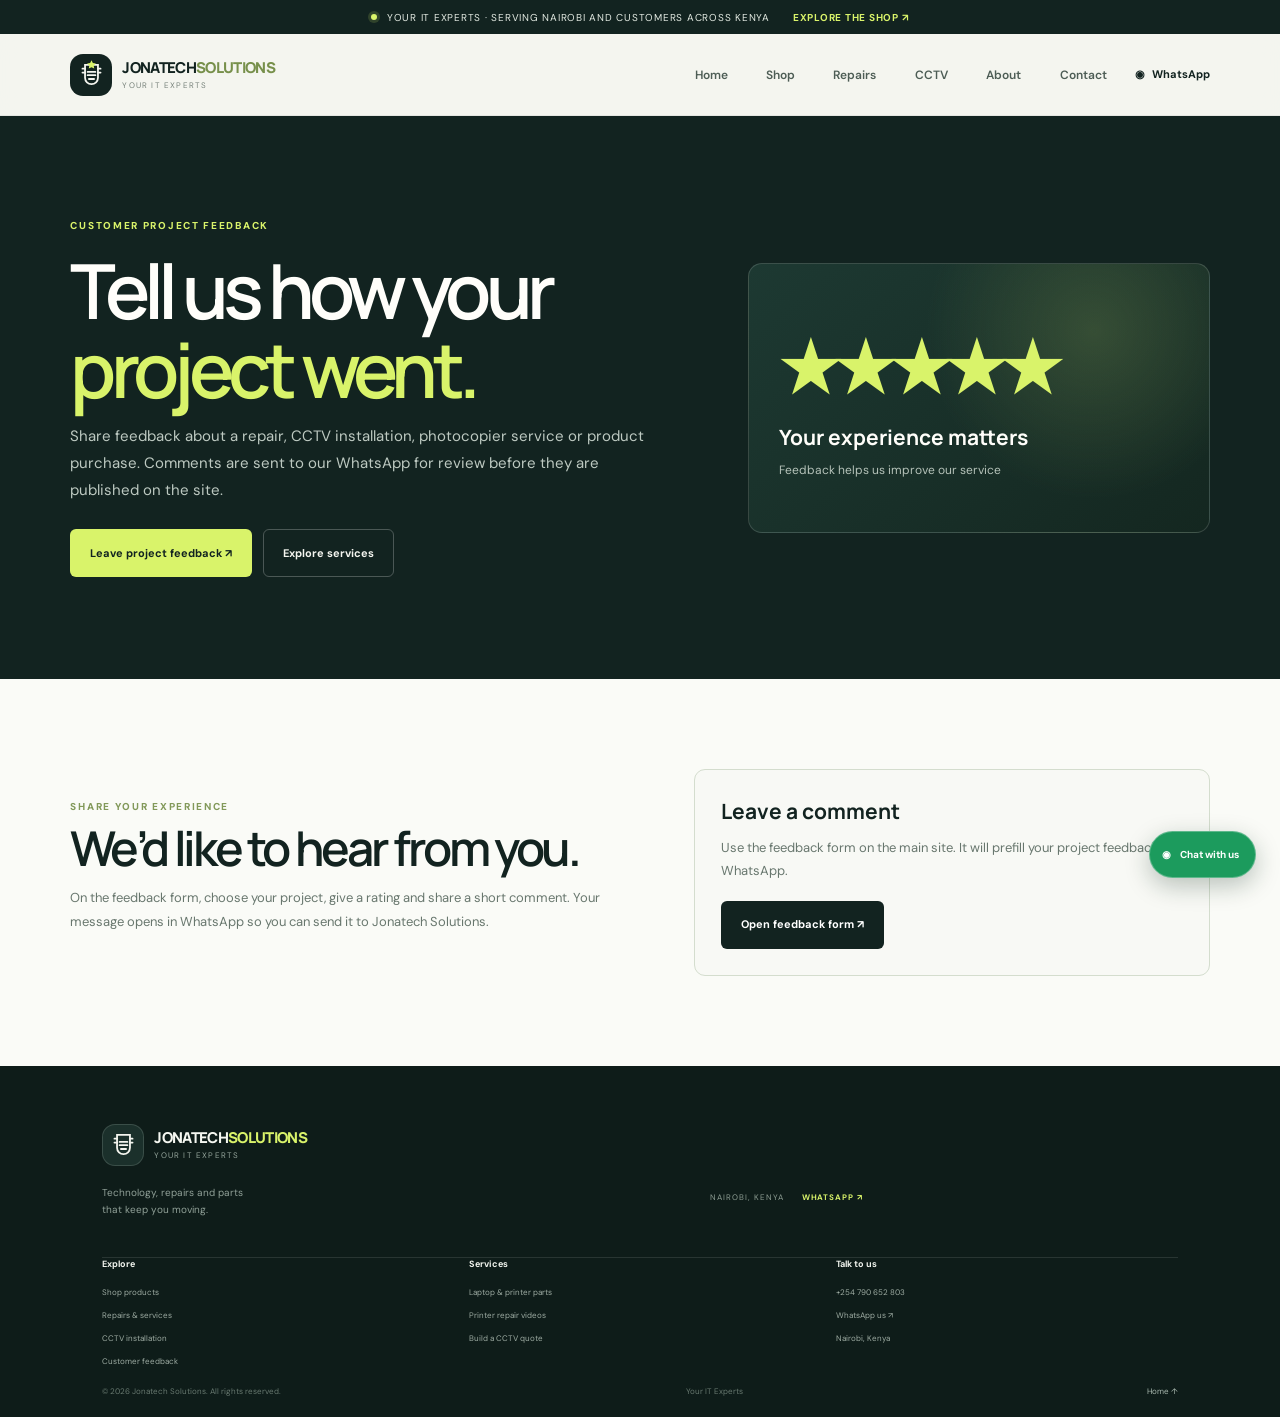
<file: testimonials.html>
<!doctype html>
<html lang="en">
<head>
  <meta charset="utf-8">
  <meta name="viewport" content="width=device-width, initial-scale=1">
  <meta name="theme-color" content="#122320">
  <meta name="description" content="Read about customer experiences and share feedback on a Jonatech Solutions repair, installation or product purchase in Nairobi, Kenya.">
  <meta name="robots" content="index, follow">
  <link rel="canonical" href="https://jonatech-solutions.vercel.app/testimonials.html">
  <meta property="og:type" content="website">
  <meta property="og:locale" content="en_KE">
  <meta property="og:site_name" content="Jonatech Solutions">
  <meta property="og:title" content="Customer Project Feedback | Jonatech Solutions">
  <meta property="og:description" content="Read about customer experiences and share feedback on a Jonatech Solutions repair, installation or product purchase in Nairobi, Kenya.">
  <meta property="og:url" content="https://jonatech-solutions.vercel.app/testimonials.html">
  <meta property="og:image" content="https://jonatech-solutions.vercel.app/workshop.jpeg">
  <title>Customer Project Feedback | Jonatech Solutions</title>
  <link rel="icon" href="favicon.svg" type="image/svg+xml">
  <link rel="preconnect" href="https://fonts.googleapis.com">
  <link rel="preconnect" href="https://fonts.gstatic.com" crossorigin>
  <link href="https://fonts.googleapis.com/css2?family=DM+Sans:wght@400;500;600;700&family=Manrope:wght@400;500;600;700;800&display=swap" rel="stylesheet">
  <link rel="stylesheet" href="styles.css">
  <link rel="stylesheet" href="pages.css">
</head><body><div class="announcement"><span class="announcement-dot" aria-hidden="true"></span><span>Your IT Experts · Serving Nairobi and customers across Kenya</span><a href="shop.html">Explore the shop <span aria-hidden="true">↗</span></a></div>
<header class="site-header">
  <a class="brand" href="index.html" aria-label="Jonatech Solutions home"><span class="brand-mark" aria-hidden="true"><svg viewBox="0 0 48 48" fill="none"><path d="M14 9h20v20a10 10 0 0 1-20 0V9Z" stroke="currentColor" stroke-width="2.8"/><path d="M18 20h12M18 25h12M20 31h8M10 15h4M34 15h4M10 21h4M34 21h4" stroke="currentColor" stroke-width="2.8" stroke-linecap="round"/><path d="m24 2 2.1 4.2 4.7.7-3.4 3.3.8 4.7-4.2-2.2-4.2 2.2.8-4.7-3.4-3.3 4.7-.7L24 2Z" fill="#D9F36A"/></svg></span><span class="brand-copy"><strong>JONATECH<span>SOLUTIONS</span></strong><small>Your IT Experts</small></span></a>
  <button class="menu-toggle" id="menuToggle" aria-label="Open navigation" aria-expanded="false" aria-controls="mainNav"><span></span><span></span></button>
  <nav class="main-nav" id="mainNav" aria-label="Main navigation">
    <a href="index.html">Home</a><a href="shop.html">Shop</a><a href="repairs.html">Repairs</a><a href="cctv.html">CCTV</a><a href="about.html">About</a><a href="contact.html">Contact</a>
  </nav>
  <div class="header-actions"><a class="header-whatsapp" href="https://wa.me/254790652803?text=Hi%20Jonatech%20Solutions%2C%20I%20have%20an%20enquiry." target="_blank" rel="noopener" aria-label="Chat with Jonatech Solutions on WhatsApp"><span aria-hidden="true">◉</span><span>WhatsApp</span></a></div>
</header><main class="page-main">
<section class="page-hero"><div class="page-shell page-hero-grid"><div><span class="page-kicker">CUSTOMER PROJECT FEEDBACK</span><h1>Tell us how your<br><em>project went.</em></h1><p>Share feedback about a repair, CCTV installation, photocopier service or product purchase. Comments are sent to our WhatsApp for review before they are published on the site.</p><div class="page-actions"><a class="button button-lime" href="index.html#testimonials">Leave project feedback ↗</a><a class="button button-ghost" href="repairs.html">Explore services</a></div></div><div class="page-hero-panel"><span>★★★★★</span><strong>Your experience matters</strong><small>Feedback helps us improve our service</small></div></div></section>
<section class="page-section"><div class="page-shell page-split"><div><span class="page-kicker">SHARE YOUR EXPERIENCE</span><h2>We’d like to hear from you.</h2><p>On the feedback form, choose your project, give a rating and share a short comment. Your message opens in WhatsApp so you can send it to Jonatech Solutions.</p></div><div class="page-callout"><strong>Leave a comment</strong><p>Use the feedback form on the main site. It will prefill your project feedback for WhatsApp.</p><a class="button button-dark" href="index.html#testimonials">Open feedback form ↗</a></div></div></section>
</main><footer class="site-footer">
  <div class="footer-main"><a class="brand brand-footer" href="index.html"><span class="brand-mark" aria-hidden="true"><svg viewBox="0 0 48 48" fill="none"><path d="M14 9h20v20a10 10 0 0 1-20 0V9Z" stroke="currentColor" stroke-width="2.8"/><path d="M18 20h12M18 25h12M20 31h8M10 15h4M34 15h4M10 21h4M34 21h4" stroke="currentColor" stroke-width="2.8" stroke-linecap="round"/></svg></span><span class="brand-copy"><strong>JONATECH<span>SOLUTIONS</span></strong><small>Your IT Experts</small></span></a><p>Technology, repairs and parts<br>that keep you moving.</p><div class="footer-social"><span>NAIROBI, KENYA</span><a href="https://wa.me/254790652803" target="_blank" rel="noopener">WHATSAPP ↗</a></div></div>
  <div class="footer-links"><div><strong>Explore</strong><a href="shop.html">Shop products</a><a href="repairs.html">Repairs &amp; services</a><a href="cctv.html">CCTV installation</a><a href="testimonials.html">Customer feedback</a></div><div><strong>Services</strong><a href="index.html#spareparts">Laptop &amp; printer parts</a><a href="index.html#videos">Printer repair videos</a><a href="index.html#cctv">Build a CCTV quote</a></div><div><strong>Talk to us</strong><a href="tel:+254790652803">+254 790 652 803</a><a href="https://wa.me/254790652803" target="_blank" rel="noopener">WhatsApp us ↗</a><a href="contact.html">Nairobi, Kenya</a></div></div>
  <div class="footer-bottom"><span>© <span class="current-year">2026</span> Jonatech Solutions. All rights reserved.</span><span>Your IT Experts</span><a href="index.html">Home ↑</a></div>
</footer>
<a class="floating-whatsapp" href="https://wa.me/254790652803?text=Hi%20Jonatech%20Solutions%2C%20I%27d%20like%20to%20make%20an%20enquiry." target="_blank" rel="noopener" aria-label="Message Jonatech Solutions on WhatsApp"><span aria-hidden="true">◉</span><span>Chat with us</span></a><script src="pages.js"></script>
</body>
</html>
</file>
<file: styles.css>
:root {
  --ink: #122320;
  --ink-soft: #243a34;
  --paper: #f4f5ef;
  --paper-2: #e9eee4;
  --white: #fffefa;
  --muted: #66746d;
  --line: #dfe5dc;
  --lime: #d9f36a;
  --lime-dark: #c1df48;
  --orange: #f2a47f;
  --blue: #9fc5de;
  --font-display: "Manrope", "DM Sans", sans-serif;
  --font-body: "DM Sans", Arial, sans-serif;
  --radius: 24px;
}

* { box-sizing: border-box; }
html { scroll-behavior: smooth; scroll-padding-top: 92px; }
body { margin: 0; color: var(--ink); background: var(--paper); font-family: var(--font-body); font-size: 15px; line-height: 1.5; -webkit-font-smoothing: antialiased; }
button, input { font: inherit; }
button, a { -webkit-tap-highlight-color: transparent; }
a { color: inherit; text-decoration: none; }
button { color: inherit; }
::selection { background: var(--lime); color: var(--ink); }
.sr-only { position: absolute; width: 1px; height: 1px; padding: 0; margin: -1px; overflow: hidden; clip: rect(0,0,0,0); white-space: nowrap; border: 0; }

.announcement { min-height: 34px; padding: 7px 5.5%; display: flex; align-items: center; justify-content: center; gap: 10px; background: var(--ink); color: #e3eae2; font-size: 10px; letter-spacing: .075em; text-transform: uppercase; }
.announcement-dot, .live-dot { width: 6px; height: 6px; flex: 0 0 auto; border-radius: 50%; background: var(--lime); box-shadow: 0 0 0 3px #d9f36a26; }
.announcement a { margin-left: 13px; color: var(--lime); font-weight: 700; transition: opacity .2s; }
.announcement a:hover { opacity: .7; }
.site-header { height: 82px; padding: 0 5.5%; display: flex; align-items: center; justify-content: space-between; gap: 28px; position: sticky; top: 0; z-index: 40; background: rgba(244,245,239,.92); backdrop-filter: blur(14px); border-bottom: 1px solid rgba(18,35,32,.07); }
.brand { display: inline-flex; align-items: center; gap: 10px; flex: 0 0 auto; }
.brand-mark { width: 42px; height: 42px; display: inline-flex; align-items: center; justify-content: center; border-radius: 13px; background: var(--ink); color: #f4f5ef; }
.brand-mark svg { width: 31px; height: 31px; }
.brand-copy { display: flex; flex-direction: column; line-height: 1.03; }
.brand-copy strong { font-family: var(--font-display); font-size: 15px; letter-spacing: -.045em; font-weight: 800; }
.brand-copy strong span { color: #77904b; }
.brand-copy small { margin-top: 5px; color: #77827a; font-size: 8px; letter-spacing: .15em; text-transform: uppercase; }
.main-nav { display: flex; align-items: center; gap: clamp(22px, 3vw, 43px); margin-left: auto; }
.main-nav a { color: #4d5d55; font-size: 12px; font-weight: 600; transition: color .2s; }
.main-nav a:hover { color: #88a63e; }
.header-actions { display: flex; gap: 15px; align-items: center; }
.header-whatsapp { display: inline-flex; align-items: center; gap: 7px; color: var(--ink); font-size: 11px; font-weight: 700; }
.header-whatsapp svg { width: 18px; height: 18px; fill: none; stroke: currentColor; stroke-width: 1.55; stroke-linecap: round; stroke-linejoin: round; }
.cart-trigger { width: 42px; height: 42px; position: relative; display: inline-flex; align-items: center; justify-content: center; border: 1px solid #d8ded4; border-radius: 50%; background: transparent; cursor: pointer; transition: background .2s, border .2s; }
.cart-trigger:hover { background: white; border-color: var(--ink); }
.cart-trigger svg { width: 19px; height: 19px; fill: none; stroke: currentColor; stroke-width: 1.5; stroke-linecap: round; stroke-linejoin: round; }
.cart-count { min-width: 18px; height: 18px; padding: 0 4px; display: inline-flex; align-items: center; justify-content: center; position: absolute; right: -3px; top: -3px; border-radius: 20px; background: var(--lime); color: var(--ink); font-size: 9px; font-weight: 800; }
.menu-toggle { display: none; }

.hero { min-height: 560px; height: min(700px, calc(100vh - 116px)); max-height: 750px; padding: 72px 8.2% 65px; display: grid; grid-template-columns: .93fr 1.07fr; align-items: center; gap: 35px; position: relative; overflow: hidden; background: var(--ink); color: var(--white); }
.hero-grid { position: absolute; inset: 0 0 0 46%; opacity: .13; background-image: linear-gradient(90deg, transparent 49.5%, #a1b5a633 50%, transparent 50.5%), linear-gradient(transparent 49.5%, #a1b5a633 50%, transparent 50.5%); background-size: 64px 64px; mask-image: linear-gradient(90deg, transparent, black 60%, black); }
.hero:after { content: ""; width: 680px; height: 680px; border: 1px solid #d9f36a14; border-radius: 50%; position: absolute; top: -450px; right: -190px; }
.hero-content { position: relative; z-index: 2; max-width: 510px; }
.eyebrow { display: flex; align-items: center; gap: 10px; color: #bbcabd; font-size: 9px; letter-spacing: .18em; text-transform: uppercase; font-weight: 700; }
.eyebrow-line { width: 25px; height: 1px; background: var(--lime); }
.eyebrow-dark { color: #768078; }
.hero h1, h2 { font-family: var(--font-display); font-weight: 600; letter-spacing: -.075em; }
.hero h1 { margin: 24px 0 18px; font-size: clamp(48px, 5.5vw, 76px); line-height: 1.04; }
h1 em, h2 em { font-style: normal; color: var(--lime); }
.hero-lede { max-width: 405px; margin: 0; color: #bac7bf; font-size: 14px; line-height: 1.8; }
.hero-actions { margin-top: 31px; display: flex; align-items: center; gap: 11px; flex-wrap: wrap; }
.button { min-height: 48px; padding: 0 19px; display: inline-flex; align-items: center; justify-content: center; gap: 16px; border: 1px solid transparent; border-radius: 6px; font-size: 11px; font-weight: 700; transition: transform .2s, background .2s, color .2s, border-color .2s; cursor: pointer; }
.button:hover { transform: translateY(-2px); }
.button span { font-size: 15px; font-weight: 400; }
.button-lime { background: var(--lime); color: var(--ink); }
.button-lime:hover { background: var(--lime-dark); }
.button-ghost { border-color: #ffffff3d; color: #f4f5ef; }
.button-ghost:hover { border-color: var(--lime); color: var(--lime); }
.button-dark { background: var(--ink); color: white; }
.button-dark:hover { background: #263b34; }
.hero-proof { margin-top: 35px; display: flex; align-items: center; gap: 11px; color: #a6b4ab; font-size: 10px; }
.proof-avatars { display: flex; padding-left: 4px; }
.proof-avatars span { width: 23px; height: 23px; margin-left: -4px; display: inline-flex; justify-content: center; align-items: center; border: 2px solid var(--ink); border-radius: 50%; background: #40645b; color: white; font-size: 8px; font-weight: 800; }
.proof-avatars span:nth-child(2) { background: #c9805e; }
.proof-avatars span:nth-child(3) { background: var(--lime); color: var(--ink); }
.hero-art { width: 100%; height: 470px; position: relative; z-index: 1; }
.hero-orbit { position: absolute; border: 1px solid #d9f36a20; border-radius: 50%; transform: rotate(-20deg); }
.orbit-one { width: 430px; height: 245px; top: 106px; left: 8%; }
.orbit-two { width: 480px; height: 300px; top: 84px; left: 2%; transform: rotate(24deg); border-color: #ffffff13; }
.hero-printer { width: 300px; height: 229px; position: absolute; left: 20%; top: 133px; z-index: 3; filter: drop-shadow(0 28px 28px #07110f88); }
.printer-paper { width: 158px; height: 91px; position: absolute; z-index: 1; left: 70px; top: 5px; display: flex; flex-direction: column; padding: 19px 17px; gap: 6px; background: #d7e0d6; transform: perspective(160px) rotateX(10deg); box-shadow: 0 5px 4px #101a1644; }
.printer-paper span { height: 2px; width: 72%; background: #aeb8ae; }
.printer-paper span:nth-child(2) { width: 56%; }
.printer-paper span:nth-child(3) { width: 67%; }
.printer-top { width: 245px; height: 60px; position: absolute; top: 70px; left: 26px; border: 1px solid #7c9186; border-radius: 11px 11px 6px 6px; background: linear-gradient(160deg, #c5d0c7, #82968b); transform: skewY(-4deg); }
.printer-body { width: 290px; height: 149px; position: absolute; top: 105px; border: 1px solid #6c7f75; border-radius: 10px 11px 16px 16px; background: linear-gradient(154deg, #b3c0b6 0%, #81948a 37%, #596c62 100%); transform: skewY(-4deg); overflow: hidden; }
.printer-panel { width: 55px; height: 29px; position: absolute; top: 15px; right: 17px; padding: 5px 7px; border-radius: 4px; background: #33443d; transform: skewY(4deg); }
.printer-panel i { width: 5px; height: 5px; margin-right: 4px; display: inline-block; border-radius: 50%; background: #d9f36a; }
.printer-panel b { width: 12px; height: 4px; display: block; margin-top: 3px; background: #84988c; }
.printer-slot { width: 178px; height: 8px; position: absolute; left: 28px; top: 69px; border-radius: 6px; background: #263a33; transform: skewY(4deg); box-shadow: inset 0 2px 4px #09120e; }
.printer-front { width: 161px; height: 48px; position: absolute; bottom: -3px; left: 49px; border: 1px solid #94a599; border-bottom: 0; border-radius: 5px 5px 0 0; background: linear-gradient(160deg, #aebbb1, #84978d); transform: skewY(4deg); }
.printer-feet { position: absolute; width: 230px; left: 37px; bottom: -3px; display: flex; justify-content: space-between; }
.printer-feet i { width: 15px; height: 8px; border-radius: 0 0 3px 3px; background: #44544c; }
.hero-laptop { position: absolute; top: 282px; left: 3%; width: 205px; height: 133px; z-index: 5; filter: drop-shadow(0 16px 13px #08120f88); transform: rotate(-7deg); }
.laptop-screen { width: 172px; height: 111px; margin: 0 auto; display: flex; justify-content: center; align-items: center; border: 5px solid #b4c5b8; border-radius: 9px 9px 3px 3px; background: #18342f; overflow: hidden; position: relative; }
.laptop-screen:before, .laptop-screen:after { content: ""; width: 90px; height: 130px; position: absolute; border: 1px solid #b4df8c32; border-radius: 50%; transform: rotate(40deg); }
.laptop-screen:after { width: 56px; height: 90px; border-color: #d9f36a64; }
.laptop-screen i { position: relative; z-index: 1; color: var(--lime); font-family: var(--font-display); font-size: 27px; font-style: normal; font-weight: 800; }
.screen-glow { width: 100px; height: 60px; position: absolute; top: 4px; left: 20px; background: #d9f36a21; filter: blur(25px); }
.laptop-base { width: 204px; height: 12px; margin-top: -1px; background: linear-gradient(#d3dfd7, #7c8f84); clip-path: polygon(5% 0, 95% 0, 100% 78%, 0 78%); border-radius: 0 0 5px 5px; }
.hero-sticker { width: 84px; height: 84px; padding: 14px; position: absolute; top: 42px; right: 4%; z-index: 4; display: flex; flex-direction: column; justify-content: center; border-radius: 50%; background: var(--lime); color: var(--ink); transform: rotate(10deg); font-size: 9px; font-weight: 700; line-height: 1.3; box-shadow: 0 10px 30px #050d0a55; }
.hero-sticker span { margin-bottom: 4px; font-size: 8px; opacity: .6; }
.floating-tag { min-width: 185px; padding: 10px 13px; display: flex; align-items: center; gap: 9px; position: absolute; z-index: 6; border: 1px solid #ffffff32; border-radius: 7px; background: #18332de8; box-shadow: 0 10px 28px #030a0880; backdrop-filter: blur(8px); }
.tag-repair { top: 108px; left: 2%; }
.tag-parts { right: 1%; bottom: 78px; }
.floating-tag b, .floating-tag small { display: block; }
.floating-tag b { font-size: 9px; }
.floating-tag small { margin-top: 2px; color: #9eaea4; font-size: 8px; }
.tag-icon { width: 28px; height: 28px; display: inline-flex; align-items: center; justify-content: center; flex: 0 0 auto; border-radius: 50%; background: #d9f36a1d; color: var(--lime); font-size: 14px; }
.tag-icon-lime { background: var(--lime); color: var(--ink); }
.hero-spark { position: absolute; z-index: 4; color: var(--lime); font-size: 15px; }
.spark-a { top: 37px; left: 48%; }
.spark-b { bottom: 33px; right: 20%; color: #f2a47f; font-size: 21px; }
.scroll-cue { display: flex; align-items: center; gap: 9px; position: absolute; bottom: 24px; left: 5.5%; color: #809188; font-size: 8px; letter-spacing: .15em; text-transform: uppercase; }
.scroll-cue span { width: 1px; height: 25px; display: inline-block; background: var(--lime); }

.value-strip { min-height: 105px; padding: 18px 8.2%; display: grid; grid-template-columns: repeat(4,1fr); align-items: center; gap: 20px; background: #e9eee4; }
.value-item { display: flex; align-items: center; gap: 12px; }
.value-icon { width: 35px; height: 35px; flex: 0 0 auto; display: inline-flex; align-items: center; justify-content: center; border: 1px solid #c8d2c7; border-radius: 50%; color: #5e715f; font-family: var(--font-display); font-size: 9px; }
.value-item strong, .value-item small { display: block; }
.value-item strong { font-size: 10px; font-weight: 700; }
.value-item small { margin-top: 3px; color: #77827b; font-size: 9px; }

.section-wrap { width: min(1210px, 84%); margin: 0 auto; }
.shop-section { padding-top: 94px; padding-bottom: 103px; }
.section-heading { display: flex; justify-content: space-between; align-items: end; gap: 45px; }
.section-heading h2, .about-copy h2 { margin: 13px 0 0; font-size: clamp(39px, 4.5vw, 58px); line-height: 1.07; }
.section-heading h2 em, .about-copy h2 em { color: #88a94c; }
.shop-intro { width: 36%; max-width: 355px; padding-bottom: 7px; }
.shop-intro p { margin: 0 0 13px; color: #67736b; font-size: 12px; line-height: 1.8; }
.text-link { display: inline-flex; align-items: center; gap: 10px; border-bottom: 1px solid #aabe81; padding-bottom: 4px; color: #425b40; font-size: 10px; font-weight: 700; }
.text-link span { font-size: 15px; font-weight: 400; }
.shop-toolbar { margin-top: 49px; display: flex; align-items: center; justify-content: space-between; gap: 20px; }
.filter-list { display: flex; align-items: center; gap: 7px; flex-wrap: wrap; }
.filter-chip { min-height: 34px; padding: 0 12px; border: 1px solid #dce2d8; border-radius: 30px; background: transparent; color: #627068; cursor: pointer; font-size: 9px; font-weight: 600; transition: all .2s; white-space: nowrap; }
.filter-chip:hover { border-color: #849b64; color: var(--ink); }
.filter-chip.active { border-color: var(--ink); background: var(--ink); color: white; }
.filter-chip span { margin-left: 4px; color: var(--lime); font-size: 8px; }
.search-box { width: 205px; height: 36px; padding: 0 10px; flex: 0 0 auto; display: flex; align-items: center; gap: 8px; border: 1px solid #dce2d8; border-radius: 4px; background: #fafbf7; }
.search-box:focus-within { border-color: #799254; box-shadow: 0 0 0 2px #d9f36a55; }
.search-box svg { width: 15px; height: 15px; flex: 0 0 auto; fill: none; stroke: #708078; stroke-width: 1.5; stroke-linecap: round; }
.search-box input { width: 100%; padding: 0; border: 0; outline: 0; background: transparent; color: var(--ink); font-size: 9px; }
.search-box input::placeholder { color: #98a198; }
.results-line { margin: 22px 0 15px; display: flex; align-items: center; justify-content: space-between; color: #849088; font-size: 9px; }
.results-line > span:last-child { display: inline-flex; align-items: center; gap: 8px; }
.live-dot { width: 5px; height: 5px; background: #83a64c; box-shadow: none; }
.product-grid { display: grid; grid-template-columns: repeat(4, minmax(0,1fr)); gap: 17px; }
.product-card { min-width: 0; overflow: hidden; border: 1px solid #e1e6dd; border-radius: 9px; background: #fafbf7; transition: transform .25s, box-shadow .25s, border-color .25s; }
.product-card:hover { transform: translateY(-4px); border-color: #d1dacb; box-shadow: 0 15px 30px #2034260d; }
.product-visual { height: 191px; position: relative; overflow: hidden; background: #e9ede3; }
.product-visual[data-art="epson"] { background: #e5ece6; }
.product-visual[data-art="canon"] { background: #eee7e3; }
.product-visual[data-art="laser"] { background: #e5e8e7; }
.product-visual[data-art="copier"] { background: #e9eae2; }
.product-visual[data-art="laptop"] { background: #e1e9ea; }
.product-visual[data-art="ink"] { background: #e9e6e2; }
.product-visual[data-art="toner"] { background: #e5e9e4; }
.product-visual[data-art="part"] { background: #ebe8df; }
.product-art { width: 100%; height: 100%; display: block; }
.real-product-image { width: 100%; height: 100%; padding: 8px 13px; display: block; object-fit: contain; mix-blend-mode: multiply; }
.real-product-image[hidden] { display: none !important; }
.product-art-fallback { width: 100%; height: 100%; }
.product-art-fallback[hidden] { display: none !important; }
.product-art-fallback .product-art { width: 100%; height: 100%; }
.product-badge { padding: 5px 8px; position: absolute; z-index: 2; top: 11px; left: 11px; border-radius: 3px; background: #f9faf5e8; color: #586a5c; font-size: 7px; letter-spacing: .1em; font-weight: 700; text-transform: uppercase; }
.zoom-button { width: 29px; height: 29px; position: absolute; top: 10px; right: 10px; z-index: 3; display: flex; align-items: center; justify-content: center; border: 1px solid #ffffff80; border-radius: 50%; background: #f9faf5e8; color: var(--ink); cursor: pointer; transition: background .2s, transform .2s; }
.zoom-button:hover { background: var(--lime); transform: scale(1.08); }
.zoom-button svg { width: 14px; height: 14px; fill: none; stroke: currentColor; stroke-width: 1.55; stroke-linecap: round; }
.product-info { padding: 14px 14px 15px; }
.product-meta { display: flex; align-items: center; justify-content: space-between; gap: 7px; color: #819088; font-size: 8px; letter-spacing: .08em; text-transform: uppercase; }
.product-meta .brand-tag { color: #526b50; font-weight: 800; }
.product-title { min-height: 42px; margin: 7px 0 4px; font-family: var(--font-display); font-size: 13px; font-weight: 700; line-height: 1.42; letter-spacing: -.035em; }
.product-desc { min-height: 33px; margin: 0; color: #849087; font-size: 9px; line-height: 1.6; }
.product-bottom { margin-top: 13px; padding-top: 11px; display: flex; align-items: end; justify-content: space-between; gap: 5px; border-top: 1px solid #e8ece5; }
.product-price small, .product-price strong { display: block; }
.product-price small { color: #88938c; font-size: 7px; text-transform: uppercase; letter-spacing: .08em; }
.product-price strong { margin-top: 2px; font-family: var(--font-display); font-size: 15px; font-weight: 800; letter-spacing: -.04em; white-space: nowrap; }
.quantity-control { display: inline-flex; height: 27px; align-items: center; border: 1px solid #dce3d8; border-radius: 4px; background: white; }
.quantity-control button { width: 25px; height: 25px; display: flex; align-items: center; justify-content: center; border: 0; background: transparent; color: #65756a; cursor: pointer; font-size: 15px; }
.quantity-control button:hover { color: #718d3f; }
.quantity-control output { width: 17px; text-align: center; color: var(--ink); font-size: 9px; font-weight: 700; }
.product-ctas { margin-top: 12px; display: grid; grid-template-columns: .86fr 1.14fr; gap: 7px; }
.product-ctas button { min-height: 32px; padding: 0 8px; border-radius: 4px; cursor: pointer; font-size: 8px; font-weight: 700; transition: background .2s, color .2s, border-color .2s; }
.add-button { border: 1px solid #d8e0d5; background: transparent; color: #4d6154; }
.add-button:hover { border-color: #647b58; background: #f1f5e9; }
.order-button { display: flex; justify-content: center; align-items: center; gap: 5px; border: 1px solid var(--ink); background: var(--ink); color: white; }
.order-button:hover { border-color: #375447; background: #375447; }
.order-button svg { width: 13px; height: 13px; fill: none; stroke: currentColor; stroke-width: 1.6; stroke-linecap: round; stroke-linejoin: round; }
.price-disclaimer { margin: 18px 0 0; color: #879289; font-size: 9px; line-height: 1.7; }
.empty-state { padding: 60px 20px; text-align: center; color: #7f8b83; }
.empty-state span { font-size: 30px; }
.empty-state h3 { margin: 9px 0 3px; color: var(--ink); font-size: 16px; }
.empty-state p { margin: 0; font-size: 11px; }

.cctv-section { position: relative; overflow: hidden; background: #12251e; color: #f5f7f1; }
.cctv-section:before { content: ""; position: absolute; width: 480px; height: 480px; top: -220px; left: -190px; border: 1px solid #d9f36a1f; border-radius: 50%; box-shadow: 0 0 0 45px #d9f36a0b, 0 0 0 95px #d9f36a08; pointer-events: none; }
.cctv-inner { position: relative; z-index: 1; padding-top: 95px; padding-bottom: 96px; display: grid; grid-template-columns: .82fr 1.18fr; align-items: start; gap: clamp(35px, 7vw, 98px); }
.cctv-intro { padding-top: 23px; }
.cctv-intro .eyebrow { color: #b5c6b8; }
.cctv-intro h2 { margin: 18px 0 13px; font-family: var(--font-display); font-size: clamp(42px, 5vw, 65px); line-height: .99; letter-spacing: -.075em; }
.cctv-intro h2 em { color: var(--lime); font-style: normal; }
.cctv-intro > p { max-width: 395px; color: #aebdb3; font-size: 11px; line-height: 1.8; }
.cctv-brand-block { margin: 30px 0 28px; }
.cctv-brand-block > span { color: #82958a; font-size: 7px; font-weight: 800; letter-spacing: .15em; }
.cctv-brand-pills { margin-top: 12px; display: flex; flex-wrap: wrap; gap: 7px; }
.cctv-brand-pills b { padding: 7px 10px; border: 1px solid #ffffff20; border-radius: 99px; color: #e4eae2; font-size: 8px; font-weight: 600; }
.cctv-includes { margin-top: 16px; display: flex; gap: 11px; align-items: start; }
.cctv-check { width: 20px; height: 20px; display: grid; flex: 0 0 auto; place-items: center; border-radius: 50%; background: #d9f36a1c; color: var(--lime); font-size: 11px; }
.cctv-includes strong, .cctv-includes small { display: block; }
.cctv-includes strong { color: #e8eee7; font-size: 9px; font-weight: 700; }
.cctv-includes small { margin-top: 4px; color: #93a399; font-size: 8px; line-height: 1.5; }
.cctv-quote-card { padding: 27px; border: 1px solid #ffffff1b; border-radius: 10px; background: #f7f8f4; color: var(--ink); box-shadow: 0 22px 65px #07100b30; }
.cctv-quote-heading { margin-bottom: 21px; display: flex; align-items: center; justify-content: space-between; gap: 14px; }
.cctv-quote-heading h3 { margin: 5px 0 0; font-family: var(--font-display); font-size: 23px; line-height: 1.15; letter-spacing: -.06em; }
.quote-live { display: flex; align-items: center; gap: 6px; color: #77847b; font-size: 7px; font-weight: 800; letter-spacing: .1em; white-space: nowrap; }
.quote-live i { width: 6px; height: 6px; border-radius: 50%; background: #7ca44b; box-shadow: 0 0 0 3px #7ca44b20; }
.cctv-form-grid { display: grid; grid-template-columns: 1fr 1fr; gap: 15px 13px; }
.cctv-field { min-width: 0; display: flex; flex-direction: column; gap: 6px; color: #34453b; font-size: 8px; font-weight: 700; }
.cctv-field select, .cctv-number-control { width: 100%; min-height: 38px; border: 1px solid #dce3da; border-radius: 4px; background: #fff; color: #26382e; font: 600 9px var(--font-body); }
.cctv-field select { padding: 0 10px; outline: none; }
.cctv-field select:focus, .cctv-number-control:focus-within { border-color: #7e9860; box-shadow: 0 0 0 3px #9ebf6a22; }
.cctv-field small { min-height: 24px; color: #829087; font-size: 7px; font-weight: 400; line-height: 1.45; }
.cctv-number-control { padding: 0 4px; display: flex; align-items: center; justify-content: space-between; }
.cctv-number-control button { width: 30px; height: 29px; border: 0; border-radius: 3px; background: #f0f3ec; color: #44584a; cursor: pointer; font-size: 16px; }
.cctv-number-control button:hover { background: #e4ebd9; }
.cctv-number-control input { width: 55px; border: 0; background: transparent; color: #23372d; text-align: center; font: 800 13px var(--font-display); outline: none; appearance: textfield; }
.cctv-number-control input::-webkit-inner-spin-button, .cctv-number-control input::-webkit-outer-spin-button { margin: 0; appearance: none; }
.cctv-compat-note { margin-top: 13px; padding: 10px 12px; border-left: 2px solid #a0b96a; background: #eff3e9; color: #637166; font-size: 7px; line-height: 1.6; }
.install-toggle { margin-top: 13px; display: flex; align-items: start; gap: 9px; color: #3a4c40; cursor: pointer; font-size: 8px; font-weight: 700; line-height: 1.5; }
.install-toggle input { position: absolute; width: 1px; height: 1px; opacity: 0; }
.toggle-box { width: 17px; height: 17px; display: grid; flex: 0 0 auto; place-items: center; border: 1px solid #becabb; border-radius: 3px; color: transparent; font-size: 10px; }
.install-toggle input:checked + .toggle-box { border-color: #627a4e; background: #627a4e; color: white; }
.install-toggle input:focus-visible + .toggle-box { outline: 3px solid #a0b96a66; }
.install-toggle small { display: block; color: #87938a; font-size: 7px; font-weight: 400; }
.cctv-estimate { margin-top: 16px; padding: 14px 15px 12px; border: 1px solid #e0e5dc; border-radius: 5px; background: #fff; }
.estimate-caption, .estimate-row, .estimate-total { display: flex; align-items: baseline; justify-content: space-between; gap: 12px; }
.estimate-caption { padding-bottom: 8px; border-bottom: 1px solid #e9ede7; color: #34453b; font-size: 8px; font-weight: 800; }
.estimate-caption small { color: #89958b; font-size: 7px; font-weight: 500; }
.estimate-row { padding-top: 9px; color: #7b877e; font-size: 8px; }
.estimate-row strong { color: #435348; font-size: 8px; text-align: right; }
.estimate-total { margin-top: 12px; padding-top: 12px; border-top: 1px solid #e2e8df; color: #273a2e; font-size: 9px; font-weight: 800; }
.estimate-total strong { max-width: 60%; color: #25382d; font-family: var(--font-display); font-size: 14px; text-align: right; letter-spacing: -.04em; }
.estimate-note { margin: 8px 0 0; color: #89948c; font-size: 7px; line-height: 1.55; }
.cctv-quote-button { width: 100%; margin-top: 13px; justify-content: space-between; }
.cctv-market-note { margin: 10px 0 0; color: #8a958c; font-size: 7px; line-height: 1.65; }

.video-section { background: #e9eee4; }
.video-inner { padding-top: 91px; padding-bottom: 87px; }
.video-heading .shop-intro { width: 39%; }
.video-grid { margin-top: 39px; display: grid; grid-template-columns: repeat(3,minmax(0,1fr)); gap: 16px; }
.video-card { min-width: 0; padding: 0; overflow: hidden; display: block; border: 1px solid #d9e0d5; border-radius: 8px; background: #f8f9f5; text-align: left; cursor: pointer; transition: transform .2s, box-shadow .2s, border-color .2s; }
.video-card:hover { transform: translateY(-4px); border-color: #b9c9a4; box-shadow: 0 15px 30px #20342612; }
.video-thumb { aspect-ratio: 16 / 9; display: block; position: relative; overflow: hidden; background: #1a2e28; }
.video-thumb:after { content: ""; position: absolute; inset: 45% 0 0; background: linear-gradient(transparent,#0b1815a6); pointer-events: none; }
.video-thumb img, .video-thumb video { width: 100%; height: 100%; display: block; object-fit: cover; transition: transform .35s; }
.video-card:hover .video-thumb img, .video-card:hover .video-thumb video { transform: scale(1.04); }
.play-button { width: 45px; height: 45px; display: flex; align-items: center; justify-content: center; position: absolute; top: 50%; left: 50%; z-index: 2; border: 1px solid #ffffffaa; border-radius: 50%; background: #f8f9f2e8; color: var(--ink); transform: translate(-50%,-50%); transition: background .2s, transform .2s; }
.video-card:hover .play-button { background: var(--lime); transform: translate(-50%,-50%) scale(1.07); }
.play-button svg { width: 18px; height: 18px; fill: currentColor; }
.video-label { position: absolute; left: 13px; bottom: 11px; z-index: 3; color: white; font-size: 7px; font-weight: 800; letter-spacing: .14em; }
.video-card-copy { padding: 16px 16px 18px; display: flex; flex-direction: column; }
.video-maker { min-height: 24px; display: flex; align-items: start; gap: 7px; color: #78867c; font-size: 7px; line-height: 1.55; letter-spacing: .055em; text-transform: uppercase; }
.video-maker i { width: 3px; height: 3px; margin-top: 4px; flex: 0 0 auto; border-radius: 50%; background: #91a74f; }
.video-card-copy strong { margin-top: 5px; font-family: var(--font-display); font-size: 14px; line-height: 1.4; letter-spacing: -.04em; }
.video-summary { margin-top: 6px; color: #77837b; font-size: 9px; line-height: 1.65; }
.video-disclaimer { margin: 17px 0 0; color: #7f8c82; font-size: 9px; line-height: 1.7; }

.service-section { overflow: hidden; position: relative; background: var(--ink); color: white; }
.service-section:before { content: ""; position: absolute; width: 750px; height: 750px; right: -270px; top: -450px; border: 1px solid #d9f36a18; border-radius: 50%; box-shadow: 0 0 0 50px #d9f36a06, 0 0 0 100px #d9f36a04; }
.service-inner { padding-top: 93px; padding-bottom: 93px; display: grid; grid-template-columns: .75fr 1.25fr; gap: 80px; position: relative; z-index: 1; }
.service-copy { max-width: 330px; }
.service-copy h2 { margin: 18px 0 16px; font-size: clamp(40px, 4.4vw, 56px); line-height: 1.07; }
.service-copy p { margin: 0; color: #aebcb3; font-size: 12px; line-height: 1.85; }
.service-copy .button { margin-top: 27px; }
.service-cards { display: grid; grid-template-columns: repeat(3, minmax(0,1fr)); gap: 10px; align-self: center; }
.service-card { min-height: 224px; padding: 17px; display: flex; flex-direction: column; position: relative; border: 1px solid #b5c5b42b; border-radius: 7px; background: #19302a; transition: border .2s, background .2s, transform .2s; }
.service-card:hover { transform: translateY(-4px); border-color: #d9f36a80; background: #203932; }
.service-number { color: #879991; font-size: 7px; letter-spacing: .11em; }
.service-glyph { margin-top: 21px; color: var(--lime); font-family: var(--font-display); font-size: 39px; line-height: 1; }
.service-card h3 { margin: 17px 0 5px; font-family: var(--font-display); font-size: 13px; letter-spacing: -.03em; }
.service-card p { max-width: 145px; margin: 0; color: #9aaba1; font-size: 9px; line-height: 1.7; }
.service-arrow { position: absolute; right: 16px; bottom: 16px; color: var(--lime); font-size: 14px; }

.about-section { padding-top: 111px; padding-bottom: 111px; display: grid; grid-template-columns: .9fr 1.1fr; align-items: center; gap: 10%; }
.about-art { height: 370px; position: relative; display: flex; align-items: center; justify-content: center; }
.about-photo { width: 100%; max-width: 440px; height: clamp(360px, 44vw, 520px); margin: 0; position: relative; overflow: hidden; border-radius: 9px; background: #e6e9df; box-shadow: 0 22px 50px #1c302315; }
.about-photo img { width: 100%; height: 100%; display: block; object-fit: cover; object-position: center 24%; }
.about-photo figcaption { padding: 8px 11px; position: absolute; left: 14px; bottom: 14px; border: 1px solid #ffffff3d; border-radius: 4px; background: #0d211ddd; color: #fff; font-size: 9px; font-weight: 700; letter-spacing: .04em; }
.about-orb { width: 290px; height: 290px; position: absolute; border-radius: 50%; background: #e3e9d8; }
.about-orb:before, .about-orb:after { content: ""; position: absolute; border: 1px solid #c8d4bf; border-radius: 50%; }
.about-orb:before { inset: 23px; }
.about-orb:after { inset: 48px; }
.about-card { width: 198px; min-height: 238px; padding: 23px; position: relative; z-index: 2; display: flex; flex-direction: column; justify-content: center; border: 1px solid #d6ded2; border-radius: 9px; background: #f8f9f2; box-shadow: 0 18px 34px #172a1a18; transform: rotate(-5deg); }
.about-card-icon { width: 42px; height: 42px; margin-bottom: 22px; display: flex; align-items: center; justify-content: center; position: relative; border-radius: 12px; background: var(--ink); color: var(--lime); font-family: var(--font-display); font-size: 18px; font-weight: 800; }
.about-card-icon span { position: absolute; right: 5px; top: 3px; color: white; font-size: 8px; }
.about-card strong { font-family: var(--font-display); font-size: 18px; line-height: 1.15; letter-spacing: -.05em; }
.about-card small { margin-top: 10px; color: #79867d; font-size: 9px; line-height: 1.5; }
.about-lines { width: 75px; height: 12px; position: absolute; right: 18px; bottom: 21px; border-top: 1px solid #becdb0; border-bottom: 1px solid #becdb0; }
.about-spark { position: absolute; top: 47px; right: 11%; z-index: 3; color: #89a84d; font-size: 28px; }
.about-copy { max-width: 560px; }
.about-copy h2 { margin-top: 16px; font-size: clamp(36px, 4vw, 54px); line-height: 1.12; }
.about-copy > p { max-width: 480px; margin: 20px 0 0; color: #6b786f; font-size: 12px; line-height: 1.9; }
.about-stats { margin-top: 34px; padding-top: 20px; display: grid; grid-template-columns: repeat(3,1fr); border-top: 1px solid #dce2d8; }
.about-stats div { display: flex; align-items: center; gap: 9px; }
.about-stats strong { color: #88a64f; font-family: var(--font-display); font-size: 19px; }
.about-stats span { color: #77847b; font-size: 8px; line-height: 1.45; }

.contact-band { padding: 54px 8%; position: relative; overflow: hidden; background: var(--lime); }
.contact-band-inner { max-width: 1160px; margin: 0 auto; display: flex; justify-content: space-between; align-items: center; gap: 30px; position: relative; z-index: 1; }
.contact-label { color: #60713f; font-size: 8px; font-weight: 800; letter-spacing: .17em; }
.contact-band h2 { margin: 9px 0 0; color: var(--ink); font-size: clamp(29px, 4vw, 45px); line-height: 1.14; }
.contact-band h2 em { color: #4a6140; }
.contact-pattern { position: absolute; right: 17%; top: -102px; color: #1c34201a; font-size: 225px; line-height: 1; }
.contact-band .button { flex: 0 0 auto; min-width: 185px; }

.site-footer { padding: 58px 8% 20px; background: #0e1c19; color: #e7eee7; }
.footer-main { max-width: 1160px; margin: 0 auto; padding-bottom: 38px; display: grid; grid-template-columns: 1.3fr 1fr; align-items: start; border-bottom: 1px solid #ffffff1c; }
.brand-footer .brand-mark { border: 1px solid #81928a4d; background: #1b302b; }
.brand-footer .brand-copy strong { color: #f5f7f1; }
.brand-footer .brand-copy strong span { color: var(--lime); }
.brand-footer .brand-copy small { color: #95a59c; }
.footer-main > p { margin: 18px 0 0; grid-column: 1; color: #91a198; font-size: 10px; line-height: 1.75; }
.footer-social { margin-top: 25px; display: flex; align-items: center; gap: 18px; color: #8d9d93; font-size: 8px; letter-spacing: .12em; }
.footer-social a { color: var(--lime); font-weight: 700; }
.footer-links { grid-column: 2; grid-row: 1 / span 3; display: grid; grid-template-columns: repeat(3,1fr); gap: 25px; }
.footer-links div { display: flex; flex-direction: column; align-items: start; gap: 11px; }
.footer-links strong { margin-bottom: 4px; color: #f2f5ef; font-size: 9px; }
.footer-links a { color: #9eaca3; font-size: 8px; transition: color .2s; }
.footer-links a:hover { color: var(--lime); }
.footer-bottom { max-width: 1160px; margin: 18px auto 0; display: flex; align-items: center; justify-content: space-between; color: #687970; font-size: 8px; }
.footer-bottom a { color: #a9b9af; }
.floating-whatsapp { padding: 0 16px 0 12px; height: 47px; display: inline-flex; align-items: center; gap: 9px; position: fixed; right: 24px; bottom: 22px; z-index: 50; border: 1px solid #ffffff4a; border-radius: 30px; background: #1c9b5d; color: white; box-shadow: 0 8px 24px #102b1c45; font-size: 10px; font-weight: 700; transition: background .2s, transform .2s; }
.floating-whatsapp:hover { transform: translateY(-3px); background: #16834e; }
.floating-whatsapp svg { width: 23px; height: 23px; fill: none; stroke: currentColor; stroke-width: 1.5; stroke-linecap: round; stroke-linejoin: round; }

dialog { padding: 0; color: var(--ink); }
dialog::backdrop { background: #0b1714a6; backdrop-filter: blur(3px); }
.cart-dialog { width: min(445px, 100%); height: 100%; max-height: 100vh; margin: 0 0 0 auto; display: flex; flex-direction: column; border: 0; border-left: 1px solid #dce3d8; border-radius: 14px 0 0 14px; background: #f8f9f5; box-shadow: -20px 0 50px #09110e1a; }
.cart-dialog[open] { animation: drawer-in .28s ease-out; }
@keyframes drawer-in { from { transform: translateX(30px); opacity: .7; } to { transform: translateX(0); opacity: 1; } }
.drawer-head { padding: 27px 25px 20px; display: flex; justify-content: space-between; align-items: start; border-bottom: 1px solid var(--line); }
.drawer-kicker { color: #829087; font-size: 8px; font-weight: 700; letter-spacing: .16em; }
.drawer-head h2 { margin: 5px 0 0; font-size: 25px; letter-spacing: -.06em; }
.drawer-head h2 span { color: #89948d; font-family: var(--font-body); font-size: 12px; font-weight: 500; letter-spacing: 0; }
.icon-button { width: 34px; height: 34px; display: inline-flex; align-items: center; justify-content: center; border: 1px solid #dce3d8; border-radius: 50%; background: white; color: #66736b; cursor: pointer; font-size: 21px; line-height: 1; transition: background .2s; }
.icon-button:hover { background: var(--lime); }
.cart-body { padding: 0 25px; flex: 1; overflow-y: auto; }
.cart-line { padding: 17px 0; display: grid; grid-template-columns: 70px 1fr auto; gap: 12px; align-items: center; border-bottom: 1px solid #e5e9e2; }
.cart-thumb { width: 70px; height: 63px; overflow: hidden; border-radius: 5px; background: #e9ede3; }
.cart-thumb .product-art { object-fit: cover; }
.cart-thumb .real-product-image { padding: 3px; }
.cart-line-title { margin: 0; font-size: 10px; font-weight: 700; line-height: 1.4; }
.cart-line-brand { margin-top: 4px; display: block; color: #839087; font-size: 8px; }
.cart-line-price { margin-top: 7px; font-family: var(--font-display); font-size: 11px; font-weight: 800; }
.cart-line-side { display: flex; flex-direction: column; align-items: end; gap: 10px; }
.cart-line-side .quantity-control { height: 25px; }
.cart-line-side .quantity-control button { width: 22px; height: 23px; font-size: 14px; }
.cart-line-side .quantity-control output { font-size: 8px; }
.remove-line { padding: 0; border: 0; background: transparent; color: #94a097; cursor: pointer; font-size: 8px; text-decoration: underline; text-underline-offset: 2px; }
.remove-line:hover { color: #a84938; }
.cart-footer { padding: 20px 25px 25px; border-top: 1px solid var(--line); background: #fbfcf8; }
.cart-total { display: flex; justify-content: space-between; align-items: center; }
.cart-total span { color: #6e7d73; font-size: 10px; }
.cart-total strong { font-family: var(--font-display); font-size: 18px; letter-spacing: -.04em; }
.cart-footer > p { margin: 8px 0 14px; color: #87928a; font-size: 8px; }
.checkout-button { width: 100%; }
.cart-empty { padding: 45px 24px; display: flex; flex-direction: column; align-items: center; text-align: center; }
.cart-empty[hidden] { display: none; }
.empty-cart-icon { width: 51px; height: 51px; margin-bottom: 15px; display: flex; align-items: center; justify-content: center; border-radius: 50%; background: #e8eddf; }
.empty-cart-icon svg { width: 23px; height: 23px; fill: none; stroke: #5e735e; stroke-width: 1.4; stroke-linecap: round; stroke-linejoin: round; }
.cart-empty h3 { margin: 0; font-family: var(--font-display); font-size: 15px; letter-spacing: -.04em; }
.cart-empty p { margin: 5px 0 17px; color: #839087; font-size: 9px; }
.cart-empty .button { min-height: 39px; font-size: 9px; }
.zoom-dialog { width: min(760px, calc(100vw - 30px)); max-height: calc(100vh - 40px); margin: auto; padding: 25px; overflow: auto; border: 1px solid #dce3d8; border-radius: 15px; background: #f8f9f5; box-shadow: 0 25px 80px #08120e55; }
.zoom-dialog[open] { animation: zoom-in .2s ease-out; }
@keyframes zoom-in { from { transform: scale(.97); opacity: .5; } to { transform: scale(1); opacity: 1; } }
.zoom-close { position: absolute; right: 13px; top: 13px; z-index: 5; }
.zoom-layout { display: grid; grid-template-columns: 1fr .85fr; align-items: center; gap: 25px; }
.zoom-art { min-height: 300px; overflow: hidden; border-radius: 10px; background: #e9ede3; }
.zoom-art .product-art { min-height: 300px; }
.zoom-art .real-product-image { min-height: 300px; padding: 20px; }
.zoom-details { padding: 20px 28px 20px 0; }
.zoom-details .product-meta { font-size: 9px; }
.zoom-details h2 { margin: 12px 0 7px; font-size: 25px; line-height: 1.2; }
.zoom-details > p { color: #738078; font-size: 11px; line-height: 1.7; }
.zoom-details .zoom-price { margin: 20px 0 15px; font-family: var(--font-display); font-size: 23px; font-weight: 800; letter-spacing: -.05em; }
.zoom-details .button { min-height: 42px; }
.video-dialog { width: min(860px, calc(100vw - 30px)); max-height: calc(100vh - 36px); margin: auto; padding: 19px 21px 16px; overflow: auto; border: 1px solid #dce3d8; border-radius: 13px; background: #f8f9f5; box-shadow: 0 25px 80px #08120e55; }
.video-dialog[open] { animation: zoom-in .2s ease-out; }
.video-dialog-head { padding-bottom: 15px; display: flex; align-items: start; justify-content: space-between; gap: 18px; }
.video-dialog-head h2 { margin: 4px 0 0; font-size: 20px; letter-spacing: -.05em; }
.video-frame-wrap { width: 100%; aspect-ratio: 16 / 9; overflow: hidden; border-radius: 7px; background: #0b1714; }
.video-frame-wrap iframe, .video-frame-wrap video { width: 100%; height: 100%; display: block; border: 0; }
.video-note { margin: 12px 0 0; color: #79867d; font-size: 9px; line-height: 1.65; }
.toast { max-width: min(360px, calc(100vw - 35px)); padding: 11px 16px; position: fixed; z-index: 70; bottom: 83px; left: 50%; border: 1px solid #29493c; border-radius: 6px; background: var(--ink); color: white; opacity: 0; pointer-events: none; transform: translate(-50%, 8px); transition: opacity .22s, transform .22s; font-size: 10px; box-shadow: 0 9px 25px #07110d44; }
.toast.show { opacity: 1; transform: translate(-50%, 0); }

@media (min-width: 1500px) { .hero { padding-left: max(8.2%, calc((100% - 1210px)/2)); padding-right: max(8.2%, calc((100% - 1210px)/2)); } }
@media (max-width: 1100px) {
  .hero { padding-right: 5.5%; padding-left: 6%; gap: 5px; }
  .hero-art { transform: scale(.9); transform-origin: center right; }
  .product-grid { grid-template-columns: repeat(3,minmax(0,1fr)); }
  .section-wrap { width: 88%; }
  .value-strip { padding-right: 6%; padding-left: 6%; }
  .service-inner { gap: 45px; }
  .service-cards { gap: 8px; }
  .service-card { padding: 14px; }
  .video-grid { gap: 11px; }
  .video-card-copy { padding: 13px 12px 14px; }
}
@media (max-width: 820px) {
  .site-header { height: 72px; padding: 0 5%; gap: 14px; }
  .menu-toggle { width: 38px; height: 38px; order: 3; padding: 9px; display: flex; flex-direction: column; align-items: center; justify-content: center; gap: 6px; border: 1px solid #d8ded4; border-radius: 50%; background: transparent; cursor: pointer; }
  .menu-toggle span { width: 16px; height: 1.5px; background: var(--ink); transition: transform .2s; }
  .menu-toggle[aria-expanded="true"] span:first-child { transform: translateY(3.75px) rotate(45deg); }
  .menu-toggle[aria-expanded="true"] span:last-child { transform: translateY(-3.75px) rotate(-45deg); }
  .main-nav { padding: 15px 5% 20px; display: none; align-items: stretch; gap: 0; position: absolute; top: 72px; left: 0; right: 0; border-bottom: 1px solid #dce2d8; background: var(--paper); box-shadow: 0 15px 20px #1a312111; }
  .main-nav.open { display: flex; flex-direction: column; }
  .main-nav a { padding: 12px 0; border-bottom: 1px solid #e1e6dd; font-size: 12px; }
  .main-nav a:last-child { border: 0; }
  .header-actions { margin-left: auto; }
  .hero { min-height: 830px; height: auto; max-height: none; padding: 75px 8% 65px; grid-template-columns: 1fr; align-content: start; gap: 0; }
  .hero-content { max-width: 560px; }
  .hero h1 { font-size: clamp(54px, 9vw, 75px); }
  .hero-art { width: min(530px, 100%); height: 390px; margin: 8px auto -5px; transform: scale(.86); transform-origin: top center; }
  .hero-printer { left: 21%; }
  .tag-repair { top: 54px; left: 4%; }
  .hero-sticker { top: 7px; right: 7%; }
  .tag-parts { right: 5%; bottom: 38px; }
  .hero-laptop { left: 4%; top: 250px; }
  .scroll-cue { display: none; }
  .value-strip { padding: 22px 7%; grid-template-columns: repeat(2,1fr); row-gap: 18px; }
  .section-wrap { width: 86%; }
  .cctv-inner { padding-top: 70px; padding-bottom: 70px; grid-template-columns: 1fr; gap: 30px; }
  .cctv-intro { padding-top: 0; }
  .cctv-intro > p { max-width: 560px; }
  .cctv-brand-block { margin: 22px 0; }
  .cctv-includes { display: inline-flex; margin-right: 20px; }
  .cctv-quote-card { max-width: 680px; }
  .shop-section { padding-top: 72px; padding-bottom: 78px; }
  .section-heading { align-items: start; gap: 24px; }
  .shop-intro { width: 43%; }
  .shop-toolbar { align-items: start; flex-direction: column; }
  .filter-list { width: 100%; overflow-x: auto; flex-wrap: nowrap; padding: 0 0 6px; scrollbar-width: thin; }
  .search-box { width: 100%; }
  .product-grid { grid-template-columns: repeat(2,minmax(0,1fr)); gap: 13px; }
  .product-visual { height: 175px; }
  .service-inner { padding-top: 70px; padding-bottom: 70px; grid-template-columns: 1fr; gap: 36px; }
  .service-copy { max-width: 450px; }
  .service-cards { grid-template-columns: repeat(3,1fr); }
  .service-card { min-height: 195px; }
  .video-inner { padding-top: 70px; padding-bottom: 65px; }
  .video-heading .shop-intro { width: 43%; }
  .video-grid { grid-template-columns: repeat(2,minmax(0,1fr)); }
  .about-section { padding-top: 70px; padding-bottom: 70px; grid-template-columns: .85fr 1.15fr; gap: 5%; }
  .about-art { height: 315px; transform: scale(.9); }
  .about-photo { height: min(460px, 50vw); }
  .contact-band { padding: 45px 7%; }
  .site-footer { padding-right: 7%; padding-left: 7%; }
}
@media (max-width: 560px) {
  .announcement { min-height: 31px; padding: 6px 4%; gap: 7px; font-size: 7px; letter-spacing: .045em; }
  .announcement a { margin-left: 2px; white-space: nowrap; }
  .site-header { height: 66px; padding: 0 4%; gap: 8px; }
  .brand { gap: 7px; }
  .brand-mark { width: 36px; height: 36px; border-radius: 11px; }
  .brand-mark svg { width: 27px; height: 27px; }
  .brand-copy strong { font-size: 13px; }
  .brand-copy small { font-size: 7px; }
  .main-nav { top: 66px; }
  .header-actions { gap: 10px; }
  .header-whatsapp { width: 34px; height: 34px; justify-content: center; border: 1px solid #d8ded4; border-radius: 50%; }
  .header-whatsapp span { display: none; }
  .header-whatsapp svg { width: 16px; }
  .cart-trigger { width: 36px; height: 36px; }
  .menu-toggle { width: 35px; height: 35px; }
  .hero { min-height: 820px; padding: 58px 6% 30px; }
  .eyebrow { font-size: 8px; }
  .hero h1 { margin: 21px 0 14px; font-size: clamp(48px, 12vw, 63px); }
  .hero-lede { max-width: 360px; font-size: 12px; }
  .hero-actions { gap: 8px; margin-top: 24px; }
  .button { min-height: 43px; padding: 0 13px; gap: 10px; font-size: 9px; }
  .hero-proof { margin-top: 25px; font-size: 8px; }
  .hero-art { width: 120%; height: 337px; margin-left: -10%; margin-top: 18px; transform: scale(.75); transform-origin: top center; }
  .hero-printer { left: 21%; top: 123px; }
  .hero-laptop { top: 252px; left: 0; }
  .hero-sticker { top: 22px; right: 1%; width: 72px; height: 72px; font-size: 8px; }
  .tag-repair { top: 66px; left: 0; min-width: 164px; }
  .tag-parts { right: 0; bottom: 26px; min-width: 170px; }
  .value-strip { padding: 18px 5%; gap: 15px 10px; }
  .value-item { gap: 8px; }
  .value-icon { width: 30px; height: 30px; font-size: 8px; }
  .value-item strong { font-size: 8px; }
  .value-item small { font-size: 7px; }
  .section-wrap { width: 90%; }
  .cctv-inner { padding-top: 56px; padding-bottom: 58px; gap: 24px; }
  .cctv-intro h2 { font-size: 43px; }
  .cctv-quote-card { padding: 16px; }
  .cctv-quote-heading { align-items: start; }
  .cctv-quote-heading h3 { font-size: 20px; }
  .quote-live { padding-top: 5px; font-size: 6px; }
  .cctv-form-grid { grid-template-columns: 1fr; gap: 8px; }
  .cctv-field { gap: 5px; }
  .cctv-field small { min-height: 0; }
  .cctv-field select, .cctv-number-control { min-height: 37px; }
  .cctv-includes { display: flex; margin-right: 0; }
  .estimate-caption { align-items: start; }
  .estimate-caption small { text-align: right; }
  .estimate-total { align-items: start; }
  .estimate-total strong { font-size: 12px; }
  .shop-section { padding-top: 58px; padding-bottom: 58px; }
  .section-heading { flex-direction: column; gap: 18px; }
  .section-heading h2, .about-copy h2 { font-size: 43px; }
  .shop-intro { width: 100%; max-width: 400px; }
  .shop-intro p { font-size: 11px; }
  .shop-toolbar { margin-top: 30px; gap: 12px; }
  .filter-chip { min-height: 31px; padding: 0 10px; font-size: 8px; }
  .results-line { gap: 12px; align-items: start; font-size: 8px; }
  .results-line > span:last-child { text-align: right; font-size: 7px; }
  .product-grid { gap: 9px; }
  .product-visual { height: 135px; }
  .product-info { padding: 11px 10px 12px; }
  .product-badge { top: 7px; left: 7px; padding: 4px 6px; font-size: 6px; }
  .zoom-button { top: 6px; right: 6px; width: 25px; height: 25px; }
  .zoom-button svg { width: 12px; height: 12px; }
  .product-meta { font-size: 6px; }
  .product-title { min-height: 40px; font-size: 11px; }
  .product-desc { min-height: 42px; font-size: 8px; }
  .product-bottom { margin-top: 10px; padding-top: 8px; align-items: start; flex-direction: column; }
  .product-price small { font-size: 6px; }
  .product-price strong { font-size: 13px; }
  .quantity-control { height: 23px; }
  .quantity-control button { width: 22px; height: 21px; font-size: 13px; }
  .quantity-control output { width: 15px; font-size: 8px; }
  .product-ctas { margin-top: 9px; grid-template-columns: 1fr; gap: 5px; }
  .product-ctas button { min-height: 29px; font-size: 7px; }
  .price-disclaimer { font-size: 8px; }
  .service-inner { padding-top: 58px; padding-bottom: 58px; gap: 27px; }
  .service-copy h2 { font-size: 46px; }
  .service-copy p { font-size: 11px; }
  .service-cards { grid-template-columns: 1fr; gap: 8px; }
  .service-card { min-height: 130px; padding: 14px; display: grid; grid-template-columns: 50px 1fr 22px; grid-template-rows: 17px auto 1fr; column-gap: 10px; }
  .service-number { grid-column: 1 / span 2; grid-row: 1; }
  .service-glyph { grid-column: 1; grid-row: 2 / span 2; margin-top: 8px; font-size: 31px; }
  .service-card h3 { grid-column: 2; grid-row: 2; align-self: end; margin: 8px 0 4px; }
  .service-card p { grid-column: 2; grid-row: 3; max-width: none; }
  .service-arrow { right: 15px; top: 45px; bottom: auto; }
  .video-inner { padding-top: 57px; padding-bottom: 55px; }
  .video-heading .shop-intro { width: 100%; }
  .video-grid { margin-top: 25px; grid-template-columns: 1fr; gap: 10px; }
  .video-card { display: grid; grid-template-columns: 42% 1fr; align-items: stretch; }
  .video-thumb { min-height: 100%; aspect-ratio: auto; }
  .video-card-copy { padding: 12px; }
  .video-card-copy strong { margin-top: 2px; font-size: 12px; }
  .video-summary { font-size: 8px; }
  .play-button { width: 36px; height: 36px; }
  .play-button svg { width: 15px; height: 15px; }
  .about-section { padding-top: 59px; padding-bottom: 59px; grid-template-columns: 1fr; gap: 24px; }
  .about-art { height: 285px; order: 2; transform: scale(.85); margin-top: -8px; }
  .about-photo { width: min(100%, 380px); height: auto; aspect-ratio: 3 / 4; order: 2; margin: 0 auto; }
  .about-copy { order: 1; }
  .about-copy h2 { font-size: 39px; }
  .about-copy > p { margin-top: 15px; font-size: 11px; }
  .about-stats { margin-top: 25px; padding-top: 15px; }
  .about-stats div { gap: 6px; }
  .about-stats strong { font-size: 15px; }
  .about-stats span { font-size: 7px; }
  .contact-band { padding: 39px 6%; }
  .contact-band-inner { flex-direction: column; align-items: start; gap: 18px; }
  .contact-band h2 { font-size: 36px; }
  .contact-pattern { right: -2%; top: -42px; font-size: 140px; }
  .site-footer { padding: 42px 6% 17px; }
  .footer-main { padding-bottom: 26px; grid-template-columns: 1fr; }
  .footer-main > p { margin-top: 13px; }
  .footer-links { margin-top: 29px; grid-column: 1; grid-row: auto; gap: 10px; }
  .footer-links div { gap: 9px; }
  .footer-bottom { align-items: start; flex-wrap: wrap; gap: 12px; font-size: 7px; }
  .footer-bottom span:nth-child(2) { display: none; }
  .floating-whatsapp { height: 45px; right: 14px; bottom: 13px; padding: 0 13px 0 10px; font-size: 9px; }
  .cart-dialog { width: 100%; border-radius: 0; }
  .drawer-head { padding: 22px 18px 17px; }
  .cart-body { padding: 0 18px; }
  .cart-footer { padding: 17px 18px 21px; }
  .zoom-dialog { padding: 40px 16px 18px; }
  .video-dialog { padding: 15px 12px 13px; }
  .video-dialog-head h2 { font-size: 17px; }
  .zoom-layout { grid-template-columns: 1fr; gap: 15px; }
  .zoom-art, .zoom-art .product-art { min-height: 215px; }
  .zoom-art .real-product-image { min-height: 215px; padding: 12px; }
  .zoom-details { padding: 0 4px; }
  .zoom-details h2 { font-size: 21px; }
}
@media (prefers-reduced-motion: reduce) {
  html { scroll-behavior: auto; }
  *, *:before, *:after { animation-duration: .01ms !important; animation-iteration-count: 1 !important; transition-duration: .01ms !important; }
}

/* Laptop offers, product photo galleries and customer project feedback */
.product-offer { margin: 7px 0 0; color: #557047; font-size: 8px; font-weight: 700; }
.product-price-row { display: flex; align-items: baseline; gap: 6px; flex-wrap: wrap; }
.product-price del { color: #9aa39c; font-size: 9px; }
.sale-pill { padding: 3px 6px; border-radius: 20px; background: #f3e8d6; color: #9a572b; font-size: 7px; font-weight: 800; }
.zoom-image-stage { min-height: 300px; height: 335px; position: relative; display: flex; align-items: center; justify-content: center; overflow: hidden; background: #e9ede3; }
.zoom-image-stage .real-product-image { width: 100%; height: 100%; min-height: 0; padding: 20px; object-fit: contain; transition: transform .25s ease; cursor: zoom-in; }
.zoom-image-stage .real-product-image.is-magnified { transform: scale(1.8); cursor: zoom-out; }
.zoom-image-stage .product-art-fallback { position: absolute; inset: 0; }
.gallery-view-label { position: absolute; bottom: 10px; left: 11px; z-index: 2; padding: 5px 8px; border-radius: 4px; background: #f9faf5e8; color: #53645a; font-size: 8px; font-weight: 700; }
.magnify-toggle { width: 34px; height: 34px; position: absolute; top: 11px; right: 11px; z-index: 3; display: grid; place-items: center; border: 1px solid #dce3d8; border-radius: 50%; background: #ffffffed; color: #20352d; cursor: pointer; }
.magnify-toggle svg { width: 16px; height: 16px; fill: none; stroke: currentColor; stroke-width: 1.6; stroke-linecap: round; }
.gallery-thumbnails { margin-top: 10px; display: flex; gap: 7px; overflow-x: auto; }
.gallery-thumb { min-width: 84px; flex: 1 0 84px; padding: 4px; border: 1px solid #dce3d8; border-radius: 5px; background: white; color: #607168; cursor: pointer; font-size: 7px; }
.gallery-thumb.active { border-color: #718b4f; box-shadow: 0 0 0 1px #718b4f; color: #21382e; }
.gallery-thumb img { width: 100%; height: 58px; display: block; object-fit: contain; }
.gallery-thumb span { display: block; padding: 4px 1px 1px; }
.zoom-specs { margin: 14px 0 0; padding: 12px 14px; border-radius: 7px; background: #edf0e9; list-style: none; }
.zoom-specs li { padding: 4px 0; color: #56665c; font-size: 9px; line-height: 1.5; }
.zoom-specs li::before { content: "•"; margin-right: 7px; color: #789249; }
.zoom-offer { margin: 9px 0 0; color: #52703b !important; font-size: 10px !important; font-weight: 800; }
.price-source-link { display: inline-block; margin-top: 8px; color: #526d42; font-size: 8px; text-decoration: underline; }
.testimonial-section { padding: 88px 0; background: #e9ede5; }
.testimonial-inner { display: grid; grid-template-columns: 1fr .75fr; align-items: start; gap: clamp(35px, 7vw, 105px); }
.testimonial-copy h2 { margin: 14px 0 13px; font-size: clamp(40px, 4.5vw, 58px); line-height: 1.05; }
.testimonial-copy h2 em { color: #708b49; font-style: normal; }
.testimonial-copy > p { max-width: 480px; color: #68776e; font-size: 12px; line-height: 1.8; }
.testimonial-empty { padding: 18px 19px; border: 1px dashed #b9c5b7; border-radius: 7px; background: #f6f7f3; font-size: 10px !important; }
.testimonial-list { display: grid; gap: 10px; }
.testimonial-card { padding: 15px 17px; border: 1px solid #dce3d8; border-radius: 7px; background: #f8f9f5; }
.testimonial-card-head { display: flex; align-items: center; justify-content: space-between; gap: 10px; color: #526c44; font-size: 9px; font-weight: 800; }
.testimonial-stars { color: #9a742e; letter-spacing: .08em; }
.testimonial-card p { margin: 9px 0 0; color: #59685f; font-size: 10px; line-height: 1.7; overflow-wrap: anywhere; }
.testimonial-card small { margin-top: 8px; display: block; color: #8b968e; font-size: 8px; }
.testimonial-form { padding: 25px; border: 1px solid #dce3d8; border-radius: 10px; background: #f8f9f5; box-shadow: 0 18px 45px #2637290b; }
.testimonial-form h3 { margin: 5px 0 17px; font-family: var(--font-display); font-size: 20px; letter-spacing: -.05em; }
.testimonial-form label { margin: 13px 0 5px; display: block; color: #596a60; font-size: 9px; font-weight: 700; }
.testimonial-form input, .testimonial-form select, .testimonial-form textarea { width: 100%; padding: 10px 11px; border: 1px solid #dce3d8; border-radius: 5px; outline: 0; background: white; color: var(--ink); font: 10px var(--font-body); }
.testimonial-form input:focus, .testimonial-form select:focus, .testimonial-form textarea:focus { border-color: #81995b; box-shadow: 0 0 0 2px #d9f36a55; }
.testimonial-form textarea { resize: vertical; }
.testimonial-form .button { width: 100%; margin-top: 15px; }
.testimonial-form-note { margin: 10px 0 0; color: #849087; font-size: 8px; line-height: 1.6; }

@media (max-width: 700px) {
  .testimonial-section { padding: 58px 0; }
  .testimonial-inner { grid-template-columns: 1fr; gap: 25px; }
  .testimonial-copy h2 { font-size: 39px; }
  .testimonial-form { padding: 18px; }
  .zoom-image-stage { height: 230px; min-height: 215px; }
  .zoom-image-stage .real-product-image { min-height: 215px; padding: 12px; }
  .gallery-thumb img { height: 48px; }
}

.parts-finder-section { padding: 86px 0; border-top: 1px solid #e5e9e1; background: #f4f5ef; }
.parts-finder-heading { margin-bottom: 31px; }
.parts-finder-heading h2 { margin: 12px 0 0; font-size: clamp(38px, 4.3vw, 54px); line-height: 1.08; }
.parts-finder-heading h2 em { color: #718b4f; font-style: normal; }
.parts-finder-grid { display: grid; grid-template-columns: 1fr 1fr; align-items: start; gap: 17px; }
.parts-finder-card { min-width: 0; padding: 23px; border: 1px solid #dfe5db; border-radius: 10px; background: #fafbf7; }
.parts-finder-card h3 { margin: 5px 0 17px; font-family: var(--font-display); font-size: 22px; letter-spacing: -.055em; }
.parts-fields { display: grid; grid-template-columns: 1fr 1fr; gap: 10px; }
.parts-fields label { min-width: 0; color: #5e6e63; font-size: 8px; font-weight: 700; }
.parts-fields label input, .parts-fields label select { width: 100%; min-height: 37px; margin-top: 5px; padding: 7px 9px; border: 1px solid #dce3d8; border-radius: 4px; outline: 0; background: white; color: var(--ink); font: 9px var(--font-body); }
.parts-fields label input:focus, .parts-fields label select:focus { border-color: #81995b; box-shadow: 0 0 0 2px #d9f36a55; }
.parts-photo-gallery { min-height: 116px; margin-top: 14px; display: flex; align-items: stretch; gap: 8px; overflow-x: auto; }
.parts-photo-empty { width: 100%; min-height: 96px; padding: 16px; display: flex; align-items: center; border: 1px dashed #cad4c8; border-radius: 6px; color: #78857d; font-size: 9px; line-height: 1.7; }
.parts-photo-button { min-width: 92px; flex: 1 0 92px; padding: 5px; border: 1px solid #dce3d8; border-radius: 6px; background: white; color: #66756b; cursor: zoom-in; text-align: left; }
.parts-photo-button:hover { border-color: #829960; }
.parts-photo-button img { width: 100%; height: 78px; display: block; object-fit: contain; background: #f3f5ef; }
.parts-photo-button span { padding: 5px 2px 2px; display: block; font-size: 7px; line-height: 1.4; }
.parts-match-note { min-height: 30px; margin-top: 10px; padding: 8px 10px; border-radius: 5px; background: #edf1e9; color: #52664e; font-size: 8px; line-height: 1.6; }
.parts-quote-line { margin-top: 10px; padding: 12px 2px; display: flex; align-items: baseline; justify-content: space-between; gap: 10px; border-top: 1px solid #e5e9e1; border-bottom: 1px solid #e5e9e1; color: #65736a; font-size: 8px; }
.parts-quote-line strong { color: var(--ink); font-family: var(--font-display); font-size: 13px; text-align: right; }
.parts-finder-card > .button { width: 100%; margin-top: 12px; }
.parts-footnote, .parts-market-note { color: #839087; font-size: 8px; line-height: 1.65; }
.parts-footnote { margin: 10px 0 0; }
.parts-market-note { margin: 15px auto 0; text-align: center; }
.part-photo-zoom { width: min(620px, calc(100vw - 40px)); margin: 0 auto; text-align: center; }
.part-photo-zoom h2 { margin: 0 0 12px; font-size: 18px; }
.part-photo-zoom img { max-width: 100%; max-height: 68vh; object-fit: contain; border-radius: 7px; background: #e9ede3; cursor: zoom-in; }
.part-photo-zoom img.is-magnified { transform: scale(1.6); cursor: zoom-out; }
@media (max-width: 760px) {
  .parts-finder-section { padding: 58px 0; }
  .parts-finder-grid { grid-template-columns: 1fr; }
  .parts-finder-card { padding: 17px; }
  .parts-fields { grid-template-columns: 1fr; }
}
</file>
<file: pages.css>
.page-main { min-height: 65vh; }
.main-nav a[aria-current="page"] { color: #789249; }
.page-shell { width: min(1180px, 89%); margin: 0 auto; }
.page-hero { padding: clamp(56px, 8vw, 104px) 0; background: var(--ink); color: var(--white); }
.page-hero-grid { display: grid; grid-template-columns: 1.12fr .88fr; align-items: center; gap: clamp(30px, 7vw, 92px); }
.page-kicker { display: block; color: #82995a; font-size: 10px; font-weight: 800; letter-spacing: .17em; line-height: 1.5; text-transform: uppercase; }
.page-hero .page-kicker { color: var(--lime); }
.page-hero h1 { margin: 18px 0 15px; max-width: 720px; font-family: var(--font-display); font-size: clamp(43px, 6.7vw, 76px); font-weight: 600; letter-spacing: -.075em; line-height: 1.03; }
.page-hero h1 em { color: var(--lime); font-style: normal; }
.page-hero p { max-width: 620px; color: #bdc9c1; font-size: 15px; line-height: 1.8; }
.page-actions { display: flex; gap: 11px; flex-wrap: wrap; margin-top: 25px; }
.page-hero-panel { min-height: 270px; padding: 30px; display: flex; flex-direction: column; justify-content: center; border: 1px solid #ffffff26; border-radius: 14px; background: radial-gradient(circle at 75% 25%, #627b4866, transparent 42%), linear-gradient(140deg, #1d3932, #142720); }
.page-hero-panel > span { color: var(--lime); font-family: var(--font-display); font-size: clamp(46px, 6vw, 68px); font-weight: 800; letter-spacing: -.08em; }
.page-hero-panel strong { margin-top: 5px; font-family: var(--font-display); font-size: 21px; }
.page-hero-panel small { margin-top: 6px; color: #b5c2b9; font-size: 12px; line-height: 1.7; }
.page-section { padding: clamp(54px, 8vw, 90px) 0; background: #fafbf7; }
.page-section-tint { background: #e9eee4; }
.page-section-heading { max-width: 690px; margin-bottom: 28px; }
.page-section-heading h2, .page-split h2, .page-cta-band h2 { margin: 8px 0 12px; font-family: var(--font-display); font-size: clamp(30px, 4.4vw, 48px); font-weight: 600; letter-spacing: -.07em; line-height: 1.08; }
.page-section-heading p, .page-split p, .page-cta-band p { color: #68776e; font-size: 13px; line-height: 1.8; }
.page-product-grid { display: grid; grid-template-columns: repeat(3, 1fr); gap: 16px; }
.page-product { overflow: hidden; border: 1px solid var(--line); border-radius: 10px; background: white; }
.page-product-image { height: 205px; padding: 18px; display: flex; align-items: center; justify-content: center; background: #f3f5ef; }
.page-product-image img { width: 100%; height: 100%; object-fit: contain; }
.page-product-copy { padding: 18px; }
.page-product-copy h3, .page-card h3 { margin: 6px 0 8px; font-family: var(--font-display); font-size: 18px; letter-spacing: -.045em; }
.page-product-copy p, .page-card p { color: #69776e; font-size: 12px; line-height: 1.7; }
.page-text-link { display: inline-flex; margin-top: 10px; color: #506b3e; font-size: 11px; font-weight: 800; }
.page-card-grid { display: grid; grid-template-columns: repeat(3, 1fr); gap: 16px; }
.page-card-grid-four { grid-template-columns: repeat(4, 1fr); }
.page-card { min-width: 0; padding: 24px; border: 1px solid var(--line); border-radius: 10px; background: white; }
.page-card .page-kicker { margin-top: 8px; }
.page-icon { width: 42px; height: 42px; display: grid; place-items: center; margin-bottom: 17px; border-radius: 12px; background: #edf1e8; color: #526c44; font-size: 22px; }
.page-cta-band { padding: 47px 0; background: #dfe8d4; }
.page-cta-band .page-shell { display: flex; align-items: center; justify-content: space-between; gap: 30px; }
.page-cta-band h2 { margin-bottom: 4px; font-size: clamp(26px, 3.3vw, 38px); }
.page-cta-band p { margin: 5px 0 0; }
.page-split { display: grid; grid-template-columns: 1fr .9fr; align-items: center; gap: 50px; }
.page-callout { padding: 26px; border: 1px solid #d4ddce; border-radius: 11px; background: #f8f9f5; }
.page-callout strong { font-family: var(--font-display); font-size: 21px; }
.page-callout p { margin: 8px 0 18px; }
.page-muted { color: #78847b !important; font-size: 11px !important; }
.page-about-image { margin: 0; overflow: hidden; border: 1px solid #ffffff2a; border-radius: 12px; background: #203a32; }
.page-about-image img { width: 100%; max-height: 390px; display: block; object-fit: cover; object-position: center 30%; }
.page-about-image figcaption { padding: 10px 13px; color: #d3ddd5; font-size: 10px; }
@media (max-width: 900px) {
  .page-hero-grid { grid-template-columns: 1fr; }
  .page-hero-panel { min-height: 185px; }
  .page-card-grid-four { grid-template-columns: repeat(2, 1fr); }
}
@media (max-width: 700px) {
  .page-shell { width: min(100% - 34px, 550px); }
  .page-product-grid, .page-card-grid, .page-card-grid-four, .page-split { grid-template-columns: 1fr; }
  .page-cta-band .page-shell { align-items: flex-start; flex-direction: column; }
  .page-product-image { height: 210px; }
  .page-hero p { font-size: 13px; }
  .page-card { padding: 20px; }
}
</file>
